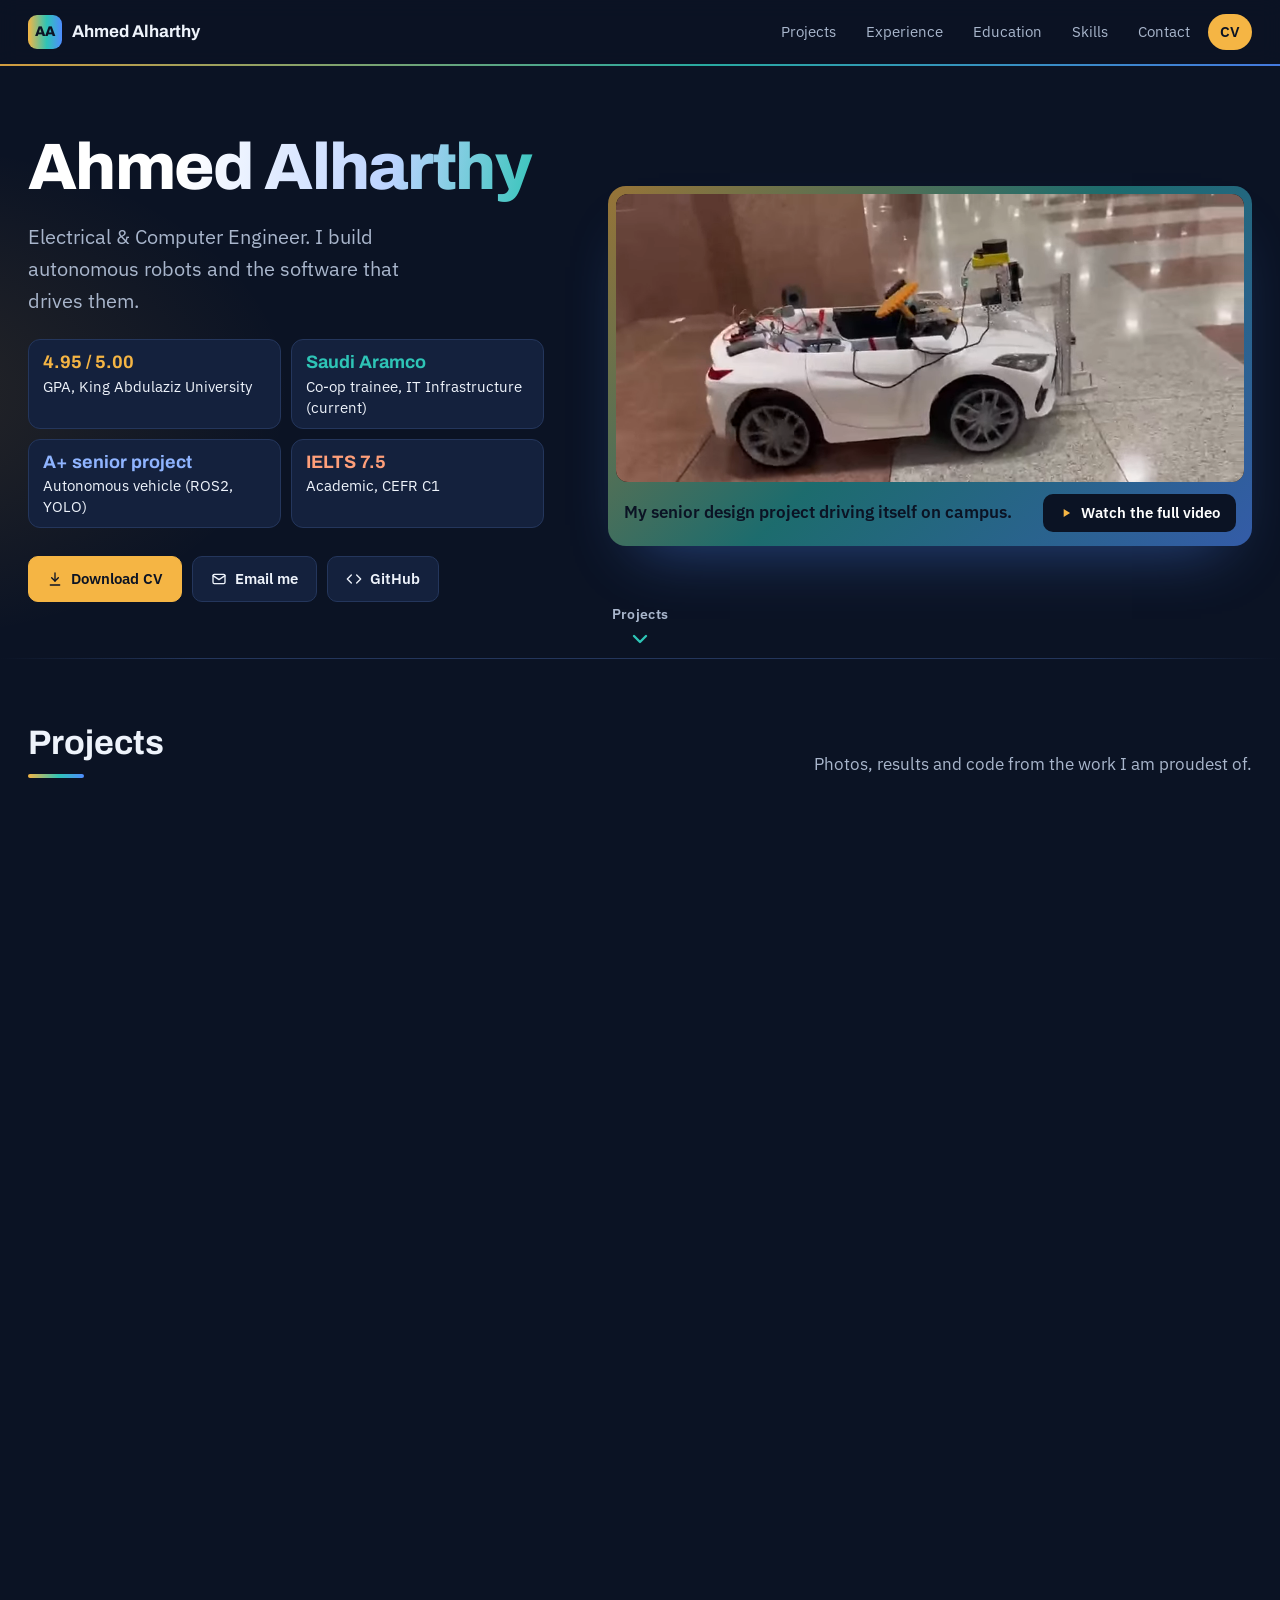
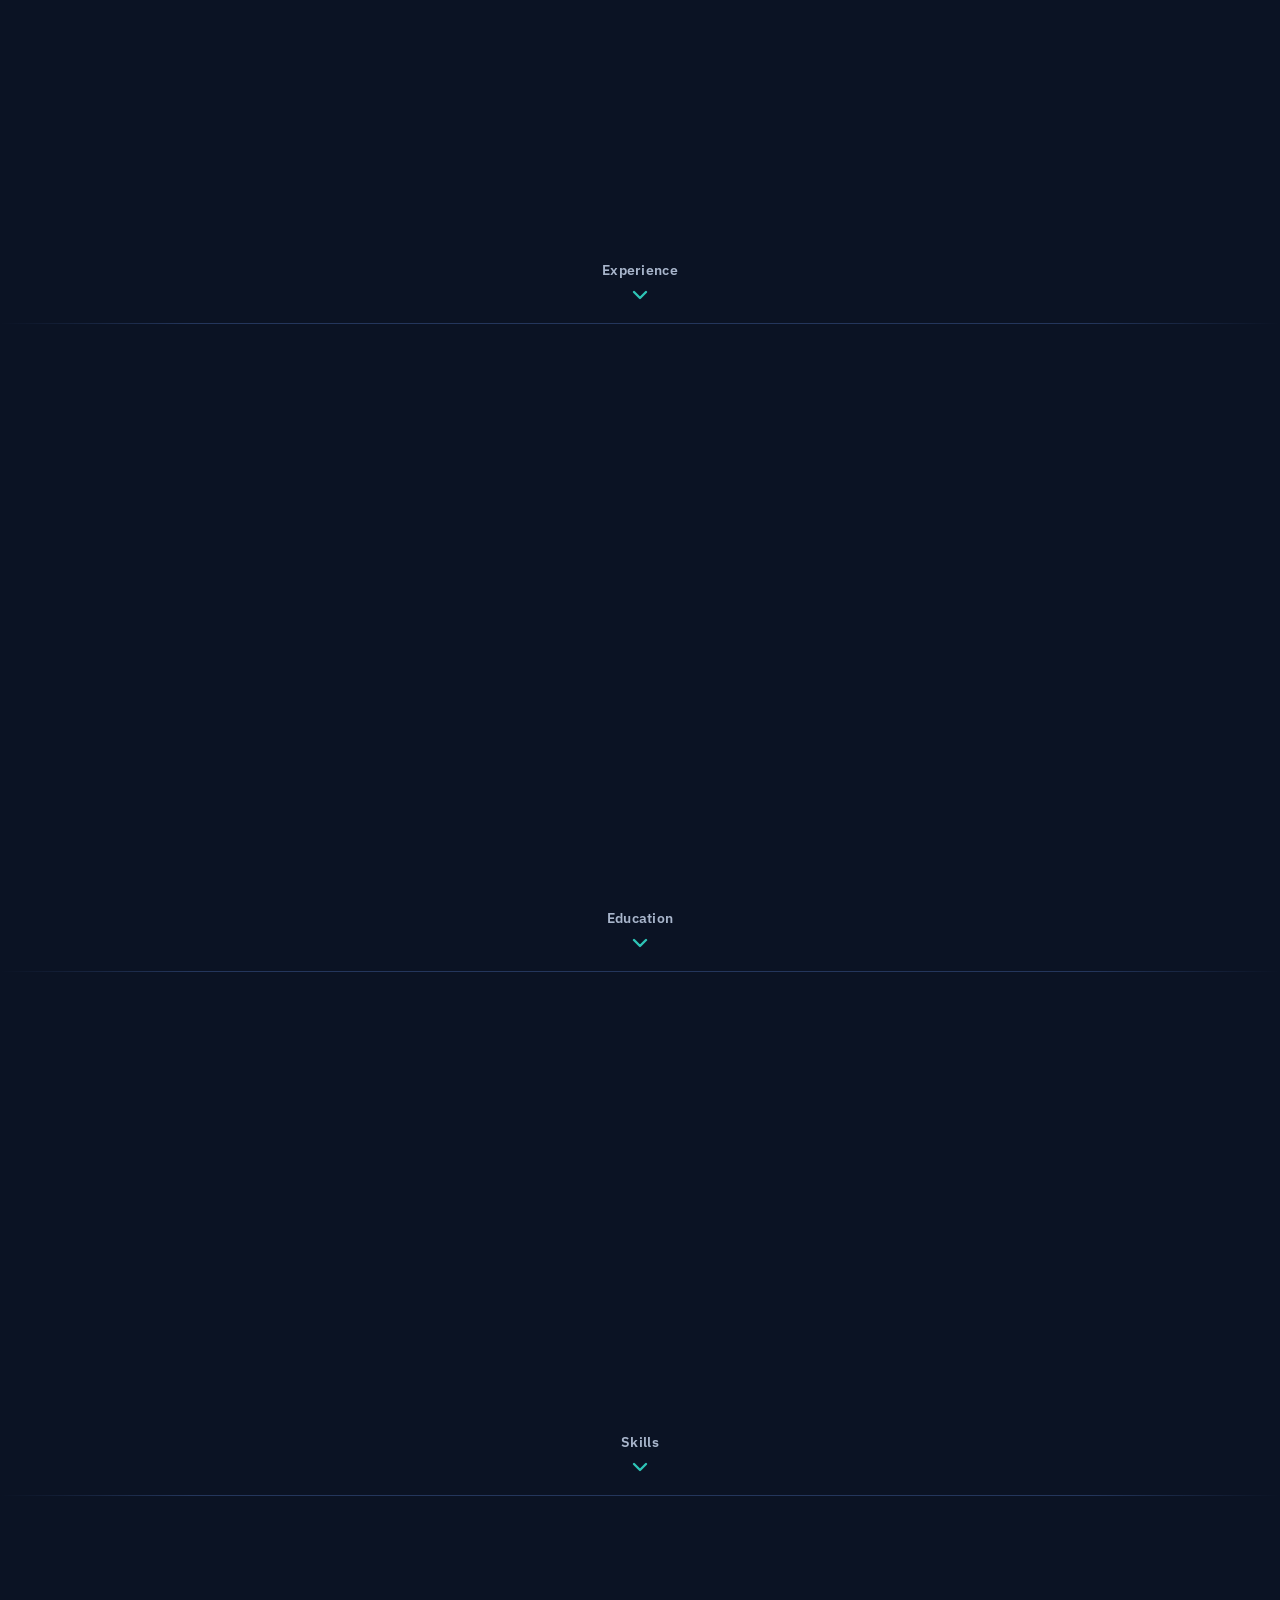
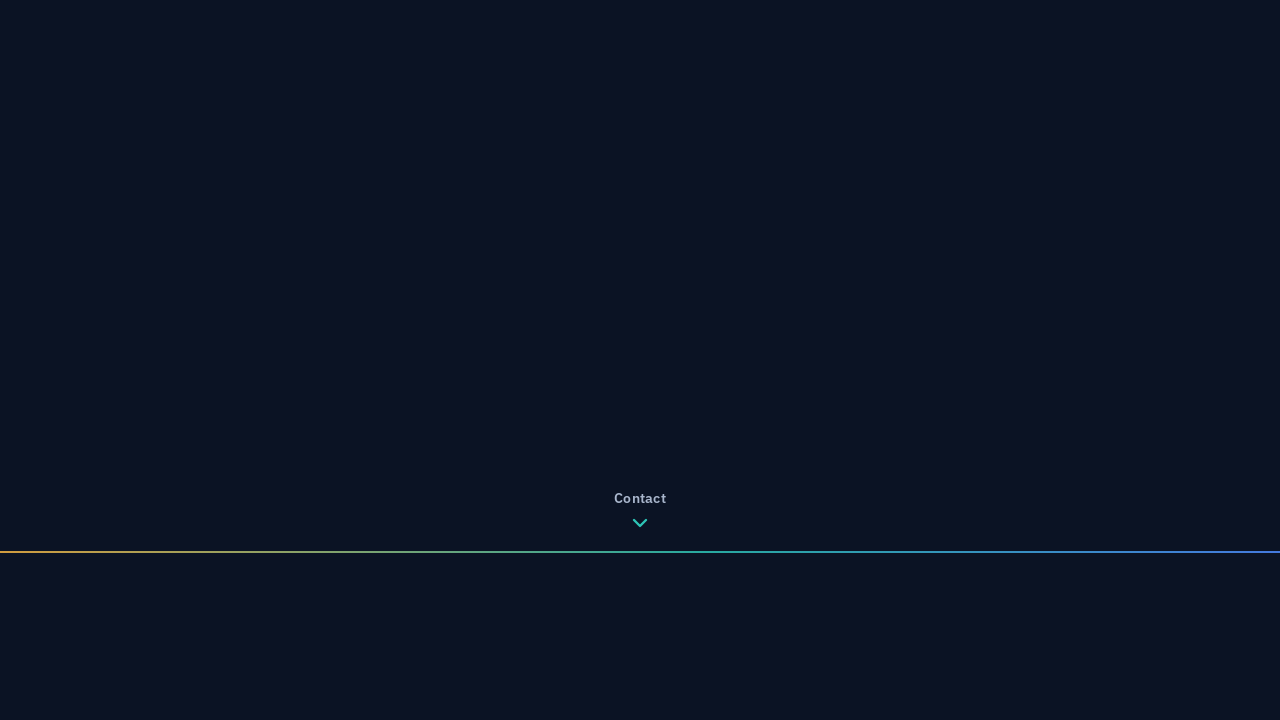
<file: index.html>
<!doctype html>
<html lang="en">
<head>
<meta charset="utf-8">
<meta name="viewport" content="width=device-width, initial-scale=1">
<title>Ahmed Alharthy | Computer Engineer</title>
<meta name="description" content="Portfolio of Ahmed Alharthy, Electrical & Computer Engineering graduate from King Abdulaziz University: autonomous robotics, networks, and embedded systems projects.">
<link rel="preconnect" href="https://fonts.googleapis.com">
<link rel="preconnect" href="https://fonts.gstatic.com" crossorigin>
<link href="https://fonts.googleapis.com/css2?family=Archivo:wght@600;700;800&family=IBM+Plex+Sans:wght@400;600&display=swap" rel="stylesheet">
<link rel="stylesheet" href="assets/style.css">
</head>
<body>

<header class="bar">
  <div class="wrap">
    <a class="me" href="index.html"><span class="mark">AA</span>Ahmed Alharthy</a>
    <nav aria-label="Main">
      <a href="#projects">Projects</a>
      <a href="#experience">Experience</a>
      <a href="#education">Education</a>
      <a href="#skills">Skills</a>
      <a href="#contact">Contact</a>
      <a class="cv" href="assets/Ahmed_Alharthy_CV.pdf">CV</a>
    </nav>
  </div>
  <hr class="divider">
</header>

<main>
  <div class="wrap hero">
    <div>
      <h1>Ahmed Alharthy</h1>
      <p class="role">Electrical &amp; Computer Engineer. I build autonomous robots and the software that drives them.</p>
      <ul class="facts">
        <li><b>4.95 / 5.00</b>GPA, King Abdulaziz University</li>
        <li><b>Saudi Aramco</b>Co-op trainee, IT Infrastructure (current)</li>
        <li><b>A+ senior project</b>Autonomous vehicle (ROS2, YOLO)</li>
        <li><b>IELTS 7.5</b>Academic, CEFR C1</li>
      </ul>
      <div class="actions">
        <a class="btn primary" href="assets/Ahmed_Alharthy_CV.pdf"><svg viewBox="0 0 24 24" fill="none" stroke="currentColor" stroke-width="2" stroke-linecap="round" stroke-linejoin="round" aria-hidden="true"><path d="M12 3v12"/><polyline points="7 10 12 15 17 10"/><path d="M5 21h14"/></svg>Download CV</a>
        <a class="btn" href="mailto:ahmedalharthy018@gmail.com"><svg viewBox="0 0 24 24" fill="none" stroke="currentColor" stroke-width="2" stroke-linecap="round" stroke-linejoin="round" aria-hidden="true"><rect x="3" y="5" width="18" height="14" rx="2"/><polyline points="3 7 12 13 21 7"/></svg>Email me</a>
        <a class="btn" href="https://github.com/Ahmed-018"><svg viewBox="0 0 24 24" fill="none" stroke="currentColor" stroke-width="2" stroke-linecap="round" stroke-linejoin="round" aria-hidden="true"><polyline points="16 18 22 12 16 6"/><polyline points="8 6 2 12 8 18"/></svg>GitHub</a>
      </div>
    </div>
    <figure>
      <video class="hero-video" autoplay muted loop playsinline preload="auto" poster="assets/img/hero-poster.jpg" width="960" height="440" aria-label="The autonomous vehicle driving itself through a university hallway">
        <source src="assets/video/hero-loop.webm" type="video/webm">
        <source src="assets/video/hero-loop.mp4" type="video/mp4">
      </video>
      <figcaption><span>My senior design project driving itself on campus.</span><a class="watch" href="solar-vehicle.html#video"><svg viewBox="0 0 24 24" fill="currentColor" aria-hidden="true"><path d="M8 5v14l11-7z"/></svg>Watch the full video</a></figcaption>
    </figure>
  </div>
  <div class="wrap next-wrap"><a class="next-link" href="#projects"><span>Projects</span><svg viewBox="0 0 24 24" fill="none" stroke="currentColor" stroke-width="2.4" stroke-linecap="round" stroke-linejoin="round" aria-hidden="true"><polyline points="6 9 12 15 18 9"/></svg></a></div>

  <hr class="divider soft">

  <section id="projects" data-label="Projects">
    <div class="wrap">
      <div class="sec-head">
        <h2>Projects</h2>
        <p>Photos, results and code from the work I am proudest of.</p>
      </div>

      <article class="featured card">
        <a class="shot" href="solar-vehicle.html"><img src="assets/img/ros2-architecture.jpg" alt="ROS2 system diagram showing navigation, user interface, movement, and safety stop subsystems" width="1066" height="685"></a>
        <div>
          <span class="badge">Senior design project, grade A+</span>
          <h3>Automated Vehicle System</h3>
          <ul class="chips"><li class="hl">ROS2</li><li>Nav2</li><li>Python</li><li class="hl">YOLO</li><li>LiDAR</li><li>Arduino</li><li>Team of 3</li></ul>
          <p>A small electric vehicle that drives itself to a destination chosen on a map and stops when a person steps in front of it. I built the ROS2 navigation and the camera-based human detection that triggers the emergency stop.</p>
          <ul class="results">
            <li><b>5 / 5</b>Reached the destination within the 1 m target radius</li>
            <li><b>11.7 m</b>Detected people in every trial, up to this distance</li>
            <li><b>&lt; 0.25 s</b>Reaction time to stop when a person appears, meeting the target</li>
          </ul>
          <div class="card-actions">
            <a class="btn primary" href="solar-vehicle.html"><svg viewBox="0 0 24 24" fill="none" stroke="currentColor" stroke-width="2" stroke-linecap="round" stroke-linejoin="round" aria-hidden="true"><path d="M14 3H6a2 2 0 0 0-2 2v14a2 2 0 0 0 2 2h12a2 2 0 0 0 2-2V9z"/><polyline points="14 3 14 9 20 9"/></svg>See the project</a>
            <a class="btn teal" href="solar-vehicle.html#video"><svg viewBox="0 0 24 24" fill="currentColor" aria-hidden="true"><path d="M8 5v14l11-7z"/></svg>Watch the video</a>
          </div>
        </div>
      </article>

      <div class="grid3">
        <article class="proj card">
          <div class="icon i-teal"><svg viewBox="0 0 24 24" fill="none" stroke="currentColor" stroke-width="2" stroke-linecap="round" aria-hidden="true"><path d="M2 12c2.5-6 5-6 7.5 0s5 6 7.5 0 3.5-4 5-2"/><line x1="2" y1="20" x2="22" y2="20"/></svg></div>
          <h3>Ball and Beam Control System</h3>
          <ul class="chips"><li>MATLAB</li><li>Simulink</li><li>PID</li><li>Root locus</li></ul>
          <p>Modeled an unstable ball-and-beam system and designed PD and lead controllers that settle in about 2.4 s with under 5% overshoot.</p>
          <div class="card-actions"><a class="btn small primary" href="ball-and-beam.html"><svg viewBox="0 0 24 24" fill="none" stroke="currentColor" stroke-width="2" stroke-linecap="round" stroke-linejoin="round" aria-hidden="true"><path d="M14 3H6a2 2 0 0 0-2 2v14a2 2 0 0 0 2 2h12a2 2 0 0 0 2-2V9z"/><polyline points="14 3 14 9 20 9"/></svg>See the project</a></div>
        </article>
        <article class="proj card has-preview" tabindex="0">
          <div class="icon i-amber"><svg viewBox="0 0 24 24" fill="none" stroke="currentColor" stroke-width="2" stroke-linecap="round" stroke-linejoin="round" aria-hidden="true"><polyline points="16 18 22 12 16 6"/><polyline points="8 6 2 12 8 18"/></svg></div>
          <h3>Stock Market Simulator</h3>
          <ul class="chips"><li>Java</li><li>OOP</li><li>GUI</li><li>Team project</li></ul>
          <div class="swap">
            <video class="swap-video" autoplay muted loop playsinline preload="metadata" poster="assets/img/java-poster.jpg" width="720" height="404" aria-label="The Java market simulator running: live stock prices, trader rankings and a net-worth chart">
              <source src="assets/video/java-preview.webm" type="video/webm">
              <source src="assets/video/java-preview.mp4" type="video/mp4">
            </video>
            <p class="swap-text">Trader bots (random, RSI, moving average) compete in a simulated market, plus an advanced bot using RSI and momentum with stop-loss and profit-taking rules.</p>
          </div>
          <div class="card-actions"><a class="btn small primary" href="stock-market.html"><svg viewBox="0 0 24 24" fill="none" stroke="currentColor" stroke-width="2" stroke-linecap="round" stroke-linejoin="round" aria-hidden="true"><path d="M14 3H6a2 2 0 0 0-2 2v14a2 2 0 0 0 2 2h12a2 2 0 0 0 2-2V9z"/><polyline points="14 3 14 9 20 9"/></svg>See the project</a><a class="btn small teal" href="https://github.com/Abdullah-BS/Stock-Market-Simulator-EE364"><svg viewBox="0 0 24 24" fill="none" stroke="currentColor" stroke-width="2" stroke-linecap="round" stroke-linejoin="round" aria-hidden="true"><polyline points="16 18 22 12 16 6"/><polyline points="8 6 2 12 8 18"/></svg>Code on GitHub</a></div>
        </article>
        <article class="proj card">
          <div class="icon i-blue"><svg viewBox="0 0 24 24" fill="none" stroke="currentColor" stroke-width="2" stroke-linecap="round" aria-hidden="true"><rect x="6" y="6" width="12" height="12" rx="2"/><path d="M9 2v4M15 2v4M9 18v4M15 18v4M2 9h4M2 15h4M18 9h4M18 15h4"/></svg></div>
          <h3>8-Bit CPU Hardware Design</h3>
          <ul class="chips"><li>Verilog</li><li>ModelSim</li><li>Intel Quartus</li></ul>
          <p>Designed an 8-bit CPU (datapath, control unit and ALU) in Verilog and verified instruction execution through ModelSim waveform simulation.</p>
          <span class="note">Course project, Digital Design</span>
        </article>
      </div>
    </div>
    <div class="next-wrap"><a class="next-link" href="#experience"><span>Experience</span><svg viewBox="0 0 24 24" fill="none" stroke="currentColor" stroke-width="2.4" stroke-linecap="round" stroke-linejoin="round" aria-hidden="true"><polyline points="6 9 12 15 18 9"/></svg></a></div>
  </section>

  <hr class="divider soft">

  <section id="experience" data-label="Experience">
    <div class="wrap">
      <div class="sec-head"><h2>Experience</h2></div>
      <div class="job card">
        <div class="when"><b>Jun 2026 to present</b>Eastern Province, Saudi Arabia<br><span class="live">In progress</span></div>
        <div>
          <h3>Engineering Co-op Trainee, Saudi Aramco</h3>
          <p class="org">IT Infrastructure Department | Facility and Transmission teams</p>
          <ul>
            <li>Decommissioning legacy telecom equipment at upgraded sites (6 of 30 so far): tracing live power feeds, isolating fuses, and safely terminating and labeling cables.</li>
            <li>Testing communication circuits end to end with a remote team using a TIMS analyzer and jackfield to locate faults.</li>
            <li>Working with the company's optical backbone: DWDM and OTN transport, ring protection, and layered router architecture.</li>
            <li>Maintaining communication-site power systems: 48 VDC rectifiers, battery banks, inverters and standby generators.</li>
            <li>Moved a room uplink from copper to fiber to add network redundancy.</li>
          </ul>
        </div>
      </div>
    </div>
    <div class="next-wrap"><a class="next-link" href="#education"><span>Education</span><svg viewBox="0 0 24 24" fill="none" stroke="currentColor" stroke-width="2.4" stroke-linecap="round" stroke-linejoin="round" aria-hidden="true"><polyline points="6 9 12 15 18 9"/></svg></a></div>
  </section>

  <hr class="divider soft">

  <section id="education" data-label="Education">
    <div class="wrap">
      <div class="sec-head"><h2>Education and activities</h2></div>
      <div class="cols">
        <div class="info card">
          <h3><span class="dot"></span>Education</h3>
          <p><b>King Abdulaziz University, Jeddah</b></p>
          <p>B.Sc. Electrical Engineering (Computer)<br>2021 to Dec 2026, GPA 4.95 / 5.00</p>
          <p>Certificate of Excellence, 2022 to 2026</p>
        </div>
        <div class="info card">
          <h3><span class="dot"></span>Certifications and exams</h3>
          <ul>
            <li>IELTS Academic, overall 7.5 (C1), Aug 2026</li>
            <li>SCE Fundamentals of Engineering (Electrical &amp; Computer), preparing for 2027</li>
          </ul>
        </div>
        <div class="info card">
          <h3><span class="dot"></span>Activities</h3>
          <ul>
            <li>Technical team, Protothon prototyping hackathon, KAU Makers Club (250 volunteer hours)</li>
            <li>Marketing team, RoboCup robotics competition, ECE Club</li>
            <li>Projects management team, ECE Club, 2023 to 2025</li>
          </ul>
        </div>
      </div>
    </div>
    <div class="next-wrap"><a class="next-link" href="#skills"><span>Skills</span><svg viewBox="0 0 24 24" fill="none" stroke="currentColor" stroke-width="2.4" stroke-linecap="round" stroke-linejoin="round" aria-hidden="true"><polyline points="6 9 12 15 18 9"/></svg></a></div>
  </section>

  <hr class="divider soft">

  <section id="skills" data-label="Skills">
    <div class="wrap">
      <div class="sec-head"><h2>Skills</h2></div>
      <div class="cols auto">
        <div class="info card"><h3><span class="dot"></span>Software</h3><ul class="chips"><li>Python</li><li>C</li><li>C++</li><li>Java</li><li>Verilog</li><li>MATLAB</li><li>Git</li><li>Linux</li></ul></div>
        <div class="info card"><h3><span class="dot"></span>Robotics and AI</h3><ul class="chips"><li>ROS2</li><li>Nav2</li><li>Gazebo</li><li>RViz</li><li>YOLO</li><li>OpenCV</li><li>Simulink</li></ul></div>
        <div class="info card"><h3><span class="dot"></span>Hardware and lab</h3><ul class="chips"><li>Arduino</li><li>Raspberry Pi</li><li>ESP32</li><li>FPGA</li><li>Oscilloscope</li><li>Multimeter</li><li>Circuit simulation</li><li>3D printing</li></ul></div>
        <div class="info card"><h3><span class="dot"></span>Networking</h3><ul class="chips"><li>TCP/IP</li><li>IPv4 / IPv6</li><li>Routing and switching</li><li>Cisco Packet Tracer</li></ul></div>
        <div class="info card"><h3><span class="dot"></span>Design and office</h3><ul class="chips"><li>SolidWorks 3D CAD</li><li>AutoCAD</li><li>Engineering drawing</li><li>Word</li><li>Excel</li><li>PowerPoint</li><li>Canva</li></ul></div>
        <div class="info card"><h3><span class="dot"></span>Languages</h3><ul class="chips"><li>Arabic (native)</li><li>English (fluent, IELTS 7.5)</li></ul></div>
      </div>
    </div>
    <div class="next-wrap"><a class="next-link" href="#contact"><span>Contact</span><svg viewBox="0 0 24 24" fill="none" stroke="currentColor" stroke-width="2.4" stroke-linecap="round" stroke-linejoin="round" aria-hidden="true"><polyline points="6 9 12 15 18 9"/></svg></a></div>
  </section>
</main>

<hr class="divider">
<footer id="contact" data-label="Contact">
  <div class="wrap">
    <div>
      <h2>Let's talk</h2>
      <p><a href="mailto:ahmedalharthy018@gmail.com">ahmedalharthy018@gmail.com</a> | +966 56 650 6308 | Jeddah, Saudi Arabia</p>
    </div>
    <div class="card-actions">
      <a class="btn primary" href="mailto:ahmedalharthy018@gmail.com"><svg viewBox="0 0 24 24" fill="none" stroke="currentColor" stroke-width="2" stroke-linecap="round" stroke-linejoin="round" aria-hidden="true"><rect x="3" y="5" width="18" height="14" rx="2"/><polyline points="3 7 12 13 21 7"/></svg>Email me</a>
      <a class="btn" href="assets/Ahmed_Alharthy_CV.pdf"><svg viewBox="0 0 24 24" fill="none" stroke="currentColor" stroke-width="2" stroke-linecap="round" stroke-linejoin="round" aria-hidden="true"><path d="M12 3v12"/><polyline points="7 10 12 15 17 10"/><path d="M5 21h14"/></svg>CV (PDF)</a>
      <a class="btn" href="https://github.com/Ahmed-018"><svg viewBox="0 0 24 24" fill="none" stroke="currentColor" stroke-width="2" stroke-linecap="round" stroke-linejoin="round" aria-hidden="true"><polyline points="16 18 22 12 16 6"/><polyline points="8 6 2 12 8 18"/></svg>GitHub</a>
    </div>
  </div>
</footer>
<script src="assets/reveal.js" defer></script>
</body>
</html>
</file>
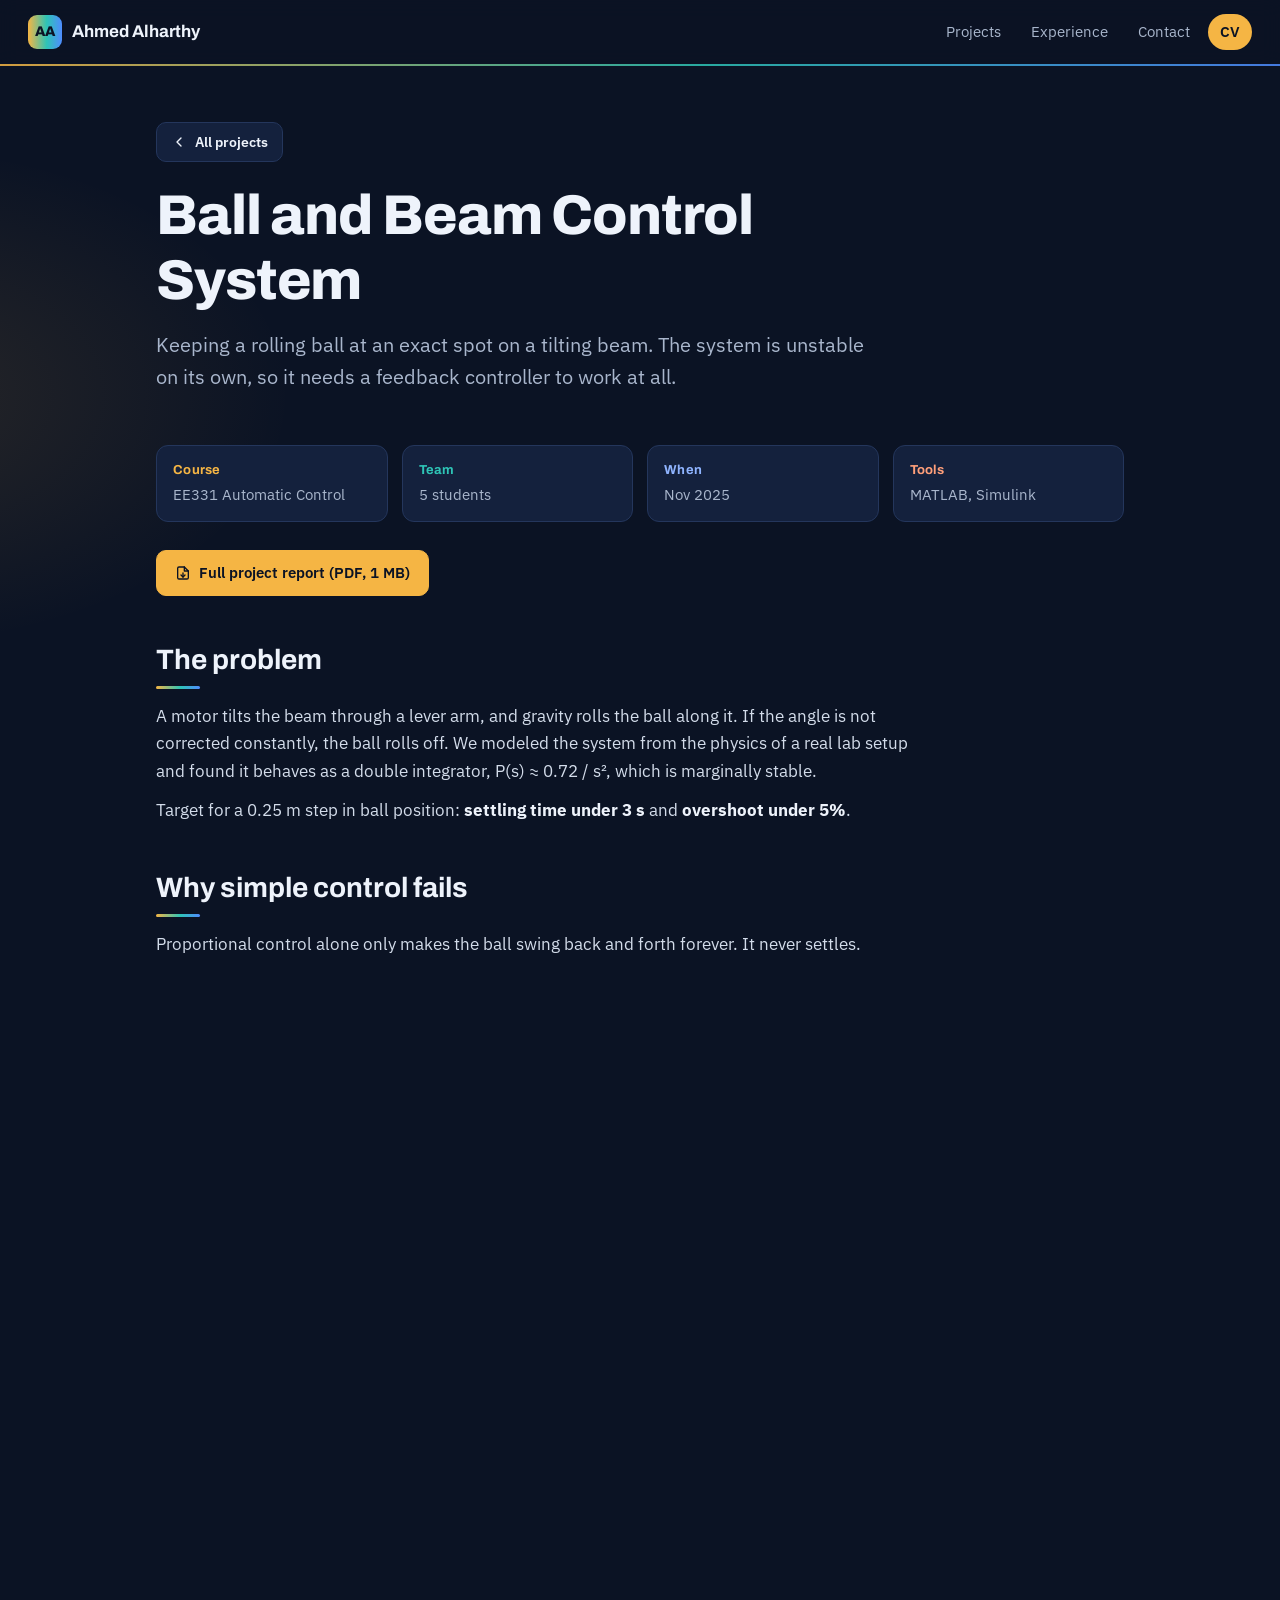
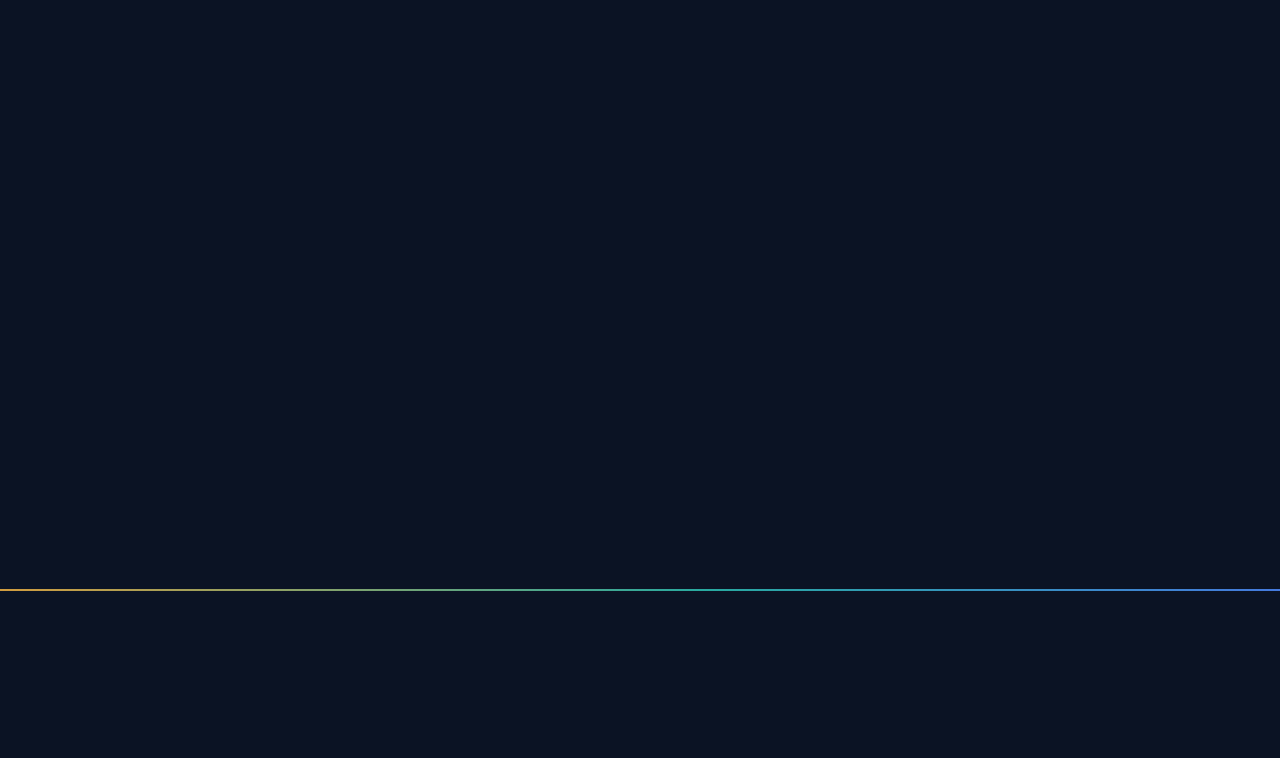
<file: ball-and-beam.html>
<!doctype html>
<html lang="en">
<head>
<meta charset="utf-8">
<meta name="viewport" content="width=device-width, initial-scale=1">
<title>Ball and Beam Control | Ahmed Alharthy</title>
<meta name="description" content="Ball and beam control system: modeling, PD controller and root-locus lead compensator design in MATLAB and Simulink. EE331 project, King Abdulaziz University.">
<link rel="preconnect" href="https://fonts.googleapis.com">
<link rel="preconnect" href="https://fonts.gstatic.com" crossorigin>
<link href="https://fonts.googleapis.com/css2?family=Archivo:wght@600;700;800&family=IBM+Plex+Sans:wght@400;600&display=swap" rel="stylesheet">
<link rel="stylesheet" href="assets/style.css">
</head>
<body>

<header class="bar">
  <div class="wrap">
    <a class="me" href="index.html"><span class="mark">AA</span>Ahmed Alharthy</a>
    <nav aria-label="Main">
      <a href="index.html#projects">Projects</a>
      <a href="index.html#experience">Experience</a>
      <a href="index.html#contact">Contact</a>
      <a class="cv" href="assets/Ahmed_Alharthy_CV.pdf">CV</a>
    </nav>
  </div>
  <hr class="divider">
</header>

<main class="wrap case">
  <div class="case-head">
    <a class="btn small back" href="index.html#projects"><svg viewBox="0 0 24 24" fill="none" stroke="currentColor" stroke-width="2" stroke-linecap="round" stroke-linejoin="round" aria-hidden="true"><polyline points="15 18 9 12 15 6"/></svg>All projects</a>
    <h1>Ball and Beam Control System</h1>
    <p class="lede">Keeping a rolling ball at an exact spot on a tilting beam. The system is unstable on its own, so it needs a feedback controller to work at all.</p>
  </div>

  <div class="meta">
    <div><b>Course</b>EE331 Automatic Control</div>
    <div><b>Team</b>5 students</div>
    <div><b>When</b>Nov 2025</div>
    <div><b>Tools</b>MATLAB, Simulink</div>
  </div>

  <div class="doc-bar">
    <a class="btn primary" href="assets/docs/Ball-and-Beam-Control-Report.pdf" target="_blank" rel="noopener"><svg viewBox="0 0 24 24" fill="none" stroke="currentColor" stroke-width="2" stroke-linecap="round" stroke-linejoin="round" aria-hidden="true"><path d="M14 3H6a2 2 0 0 0-2 2v14a2 2 0 0 0 2 2h12a2 2 0 0 0 2-2V9z"/><polyline points="14 3 14 9 20 9"/><path d="M12 12v6"/><polyline points="9 15 12 18 15 15"/></svg>Full project report (PDF, 1 MB)</a>
  </div>

  <div class="prose">
    <h2>The problem</h2>
    <p>A motor tilts the beam through a lever arm, and gravity rolls the ball along it. If the angle is not corrected constantly, the ball rolls off. We modeled the system from the physics of a real lab setup and found it behaves as a double integrator, P(s) &asymp; 0.72 / s&sup2;, which is marginally stable.</p>
    <p>Target for a 0.25 m step in ball position: <b>settling time under 3 s</b> and <b>overshoot under 5%</b>.</p>

    <h2>Why simple control fails</h2>
    <p>Proportional control alone only makes the ball swing back and forth forever. It never settles.</p>
  </div>

  <div class="pair">
    <figure>
      <img src="assets/img/bb-p-only.jpg" alt="Step response with proportional control only, oscillating without settling" width="702" height="532">
      <figcaption>P-only control: the ball keeps oscillating.</figcaption>
    </figure>
    <figure>
      <img src="assets/img/bb-pd.jpg" alt="Step response with PD control settling quickly near 0.25 m" width="700" height="531">
      <figcaption>PD control (Kp = 5, Kd = 12): settles in about 2.4 s.</figcaption>
    </figure>
  </div>

  <div class="prose">
    <h2>Two designs that work</h2>
    <ul>
      <li><b>PD controller.</b> Adding derivative action damps the motion. With Kp = 5 and Kd = 12 the response settles in about 2.42 s with 3.9% overshoot. No integral term was needed, since the plant already has zero steady-state error for a step.</li>
      <li><b>Lead compensator (root locus).</b> A lead compensator with a zero at &minus;0.01 and a pole at &minus;5 bends the root locus into the target region. A gain of about 8.5 gives a settling time of about 2.4 s with almost no overshoot.</li>
    </ul>
  </div>

  <div class="pair">
    <figure>
      <img src="assets/img/bb-rootlocus.jpg" alt="Root locus of the plant with the lead compensator" width="989" height="624">
      <figcaption>Root locus with the lead compensator.</figcaption>
    </figure>
    <figure>
      <img src="assets/img/bb-lead.jpg" alt="Closed-loop step response with lead compensator reaching 0.25 m smoothly" width="1040" height="622">
      <figcaption>Lead-compensated step response: smooth, no overshoot.</figcaption>
    </figure>
  </div>

  <div class="prose">
    <h2>Simulink check</h2>
    <p>We built the system in Simulink and compared three cases on the same input: open loop (the ball runs away), closed loop without a controller (it oscillates), and closed loop with the lead compensator (it settles at 0.25 m in under 3 s).</p>
  </div>

  <figure class="wide">
    <img src="assets/img/bb-simulink.jpg" alt="Simulink model comparing open-loop, closed-loop and compensated ball and beam systems" width="1458" height="656">
    <figcaption>Simulink model comparing the three cases.</figcaption>
  </figure>
  <figure class="wide">
    <img src="assets/img/bb-responses.jpg" alt="Simulated responses: open loop grows without limit, uncompensated loop oscillates, compensated loop settles" width="1045" height="543">
    <figcaption>Open loop (runs away), uncompensated (oscillates), compensated (settles).</figcaption>
  </figure>

  <div class="prose">
    <h2>Results</h2>
  </div>
  <div class="table-scroll">
    <table>
      <thead><tr><th>Controller</th><th>Settling time (target &lt; 3 s)</th><th>Overshoot (target &lt; 5%)</th><th>Status</th></tr></thead>
      <tbody>
        <tr><td>P only</td><td>Never settles</td><td>Oscillates</td><td class="fail">Fail</td></tr>
        <tr><td>PD (Kp = 5, Kd = 12)</td><td>2.42 s</td><td>3.9%</td><td class="pass">Pass</td></tr>
        <tr><td>Lead compensator (k &asymp; 8.5)</td><td>2.4 s</td><td>&asymp; 0%</td><td class="pass">Pass</td></tr>
      </tbody>
    </table>
  </div>
  <div class="prose">
    
  </div>
  <div class="case-end">
    <a class="btn" href="assets/docs/Ball-and-Beam-Control-Report.pdf" target="_blank" rel="noopener"><svg viewBox="0 0 24 24" fill="none" stroke="currentColor" stroke-width="2" stroke-linecap="round" stroke-linejoin="round" aria-hidden="true"><path d="M14 3H6a2 2 0 0 0-2 2v14a2 2 0 0 0 2 2h12a2 2 0 0 0 2-2V9z"/><polyline points="14 3 14 9 20 9"/><path d="M12 12v6"/><polyline points="9 15 12 18 15 15"/></svg>Report (PDF)</a>
    <a class="btn" href="index.html#projects"><svg viewBox="0 0 24 24" fill="none" stroke="currentColor" stroke-width="2" stroke-linecap="round" stroke-linejoin="round" aria-hidden="true"><polyline points="15 18 9 12 15 6"/></svg>All projects</a>
    <a class="btn primary" href="stock-market.html"><svg viewBox="0 0 24 24" fill="none" stroke="currentColor" stroke-width="2" stroke-linecap="round" stroke-linejoin="round" aria-hidden="true"><path d="M14 3H6a2 2 0 0 0-2 2v14a2 2 0 0 0 2 2h12a2 2 0 0 0 2-2V9z"/><polyline points="14 3 14 9 20 9"/></svg>Next project: Stock Market Simulator</a>
  </div>
</main>

<hr class="divider">
<footer id="contact">
  <div class="wrap">
    <div>
      <h2>Let's talk</h2>
      <p><a href="mailto:ahmedalharthy018@gmail.com">ahmedalharthy018@gmail.com</a> | +966 56 650 6308</p>
    </div>
    <div class="card-actions">
      <a class="btn primary" href="mailto:ahmedalharthy018@gmail.com"><svg viewBox="0 0 24 24" fill="none" stroke="currentColor" stroke-width="2" stroke-linecap="round" stroke-linejoin="round" aria-hidden="true"><rect x="3" y="5" width="18" height="14" rx="2"/><polyline points="3 7 12 13 21 7"/></svg>Email me</a>
      <a class="btn" href="assets/Ahmed_Alharthy_CV.pdf"><svg viewBox="0 0 24 24" fill="none" stroke="currentColor" stroke-width="2" stroke-linecap="round" stroke-linejoin="round" aria-hidden="true"><path d="M12 3v12"/><polyline points="7 10 12 15 17 10"/><path d="M5 21h14"/></svg>CV (PDF)</a>
      <a class="btn" href="https://github.com/Ahmed-018"><svg viewBox="0 0 24 24" fill="none" stroke="currentColor" stroke-width="2" stroke-linecap="round" stroke-linejoin="round" aria-hidden="true"><polyline points="16 18 22 12 16 6"/><polyline points="8 6 2 12 8 18"/></svg>GitHub</a>
    </div>
  </div>
</footer>
<script src="assets/reveal.js" defer></script>
</body>
</html>
</file>
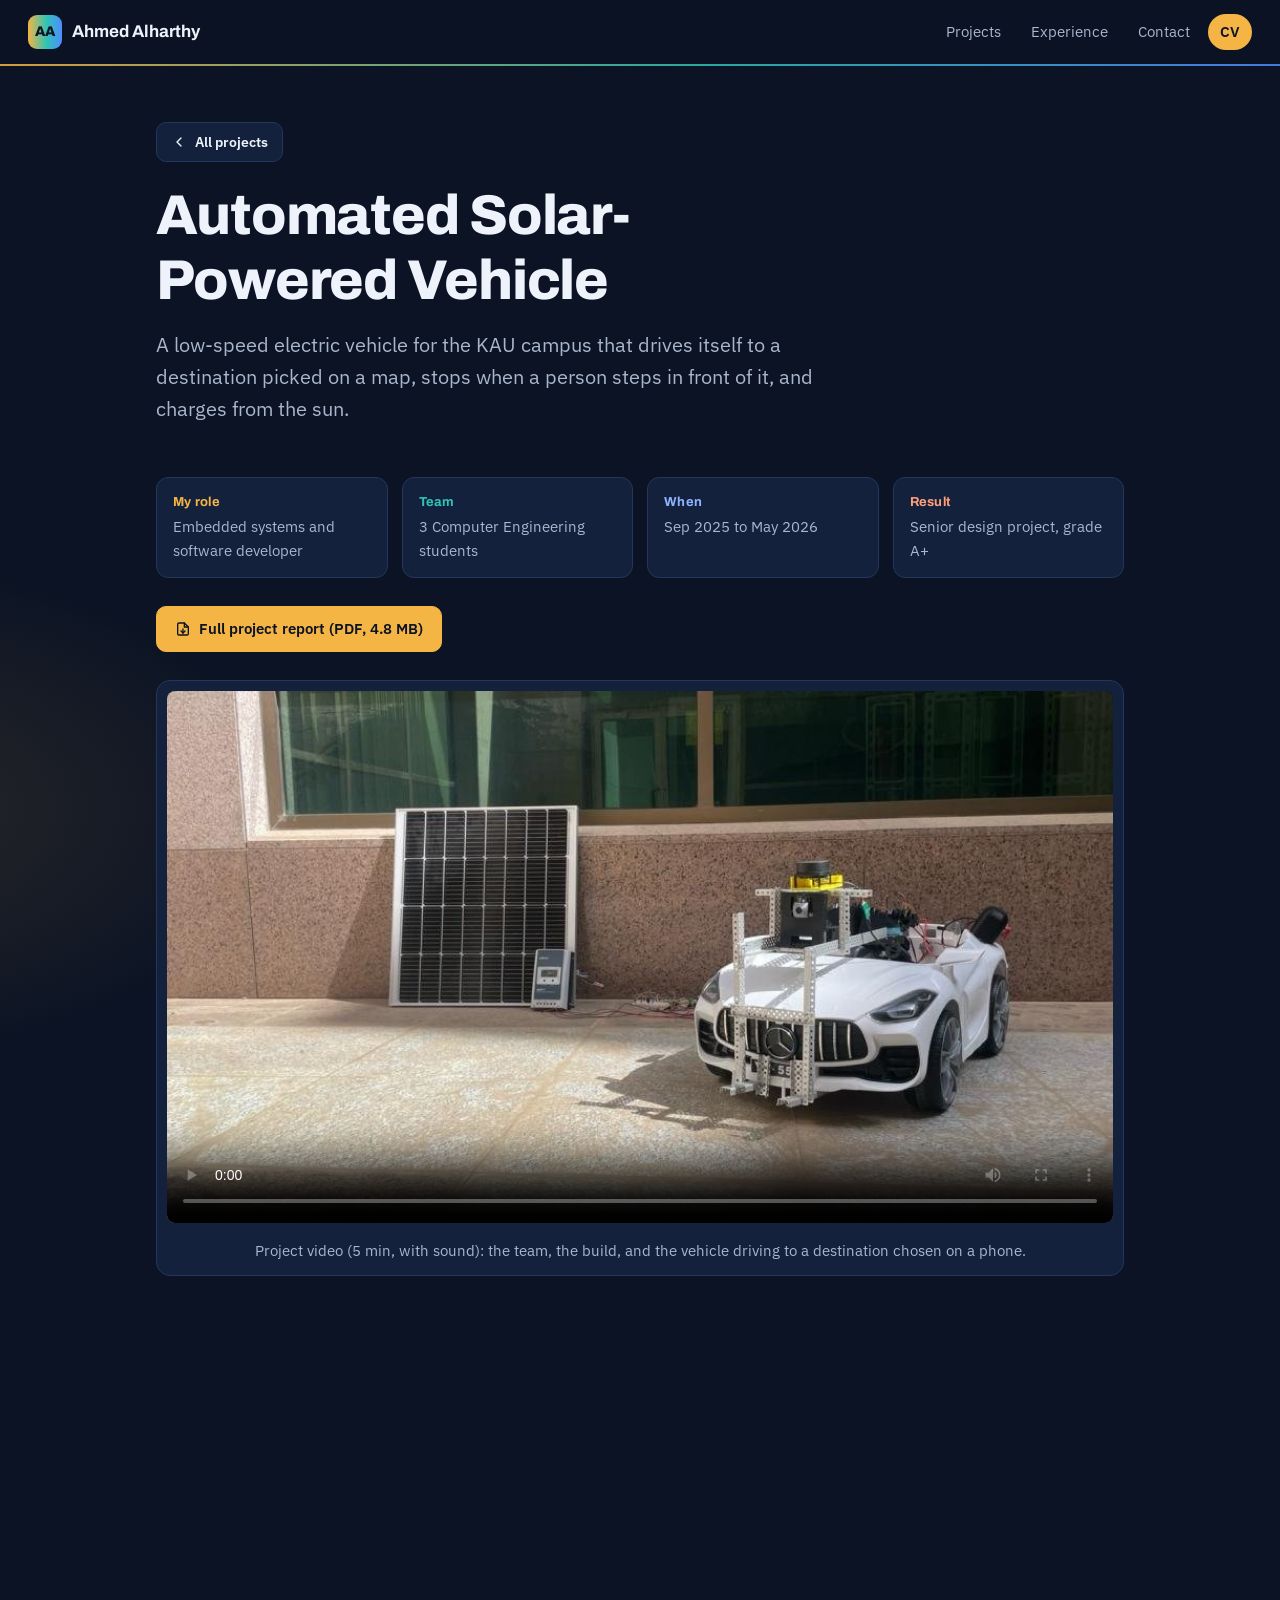
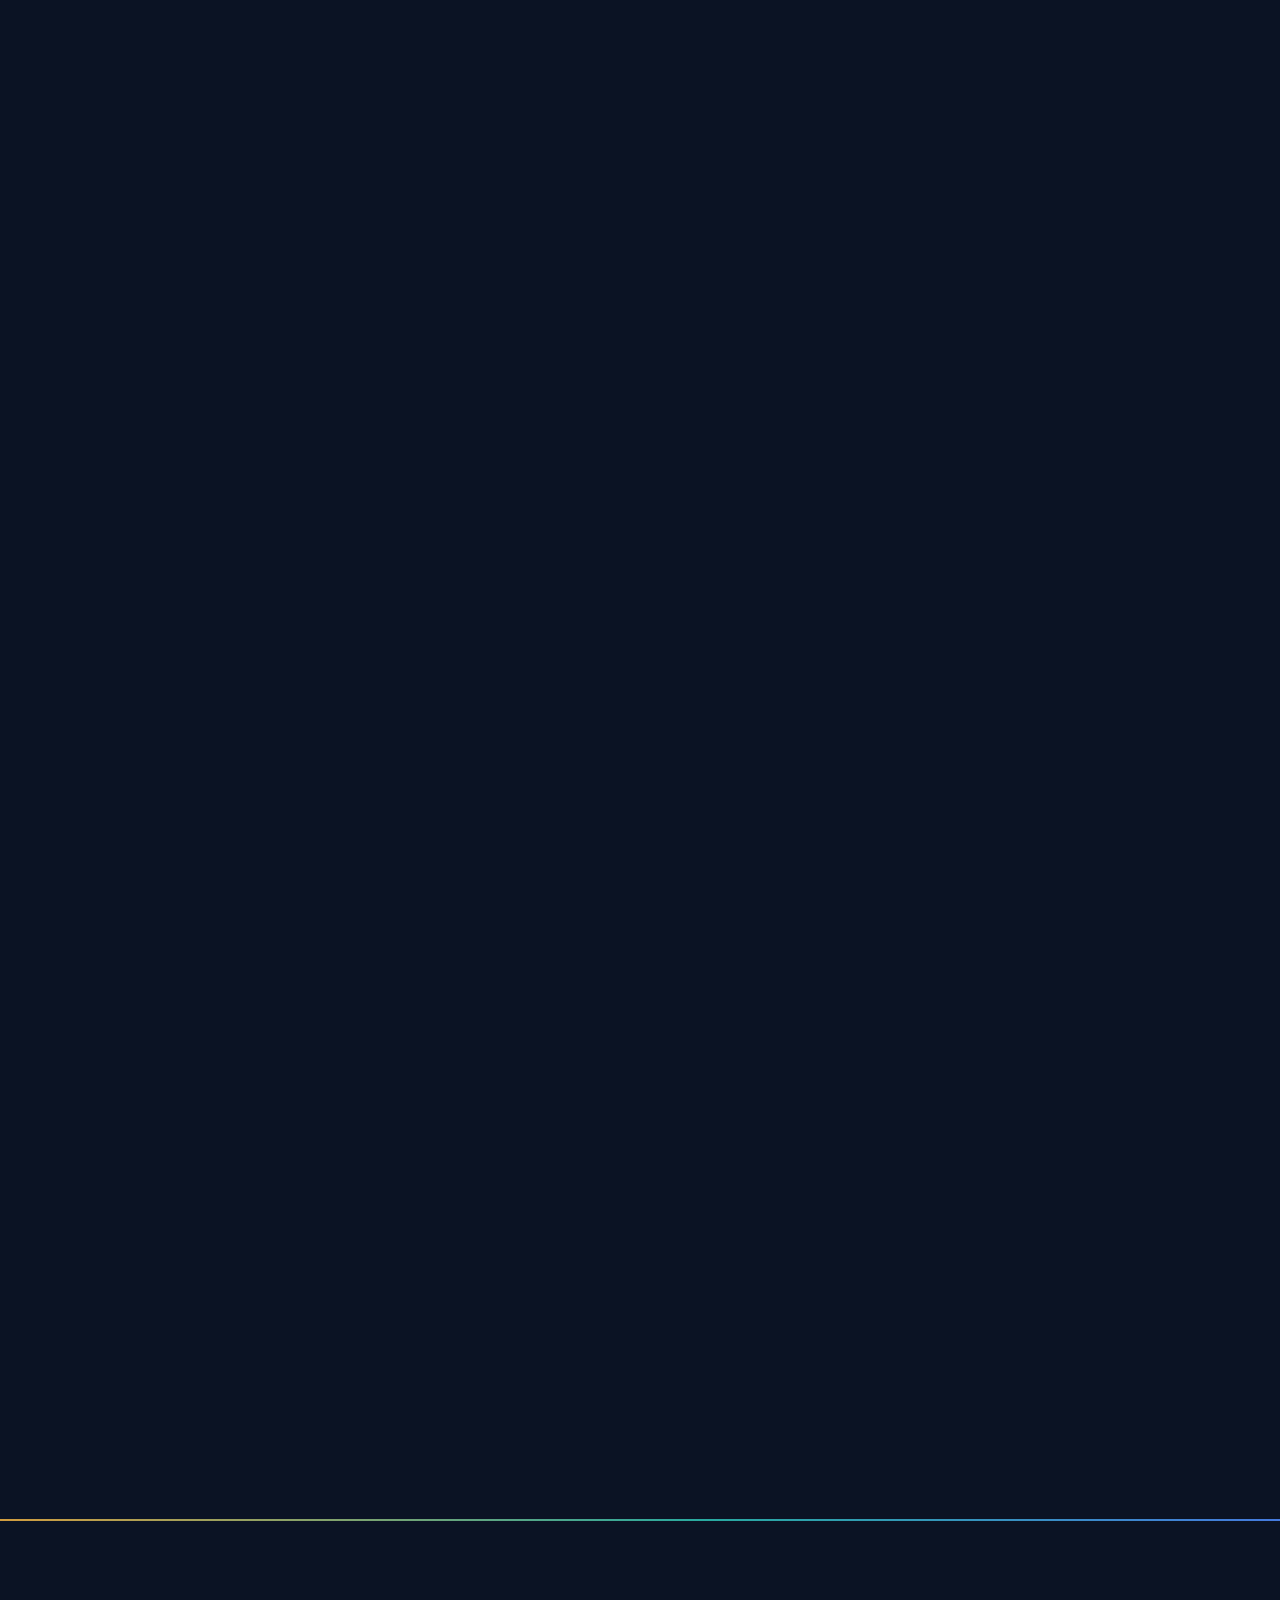
<file: solar-vehicle.html>
<!doctype html>
<html lang="en">
<head>
<meta charset="utf-8">
<meta name="viewport" content="width=device-width, initial-scale=1">
<title>Solar Vehicle Project | Ahmed Alharthy</title>
<meta name="description" content="Automated solar-powered vehicle: ROS2 and Nav2 navigation, YOLO human detection, and a 100 W solar charging station. Senior design project at King Abdulaziz University.">
<link rel="preconnect" href="https://fonts.googleapis.com">
<link rel="preconnect" href="https://fonts.gstatic.com" crossorigin>
<link href="https://fonts.googleapis.com/css2?family=Archivo:wght@600;700;800&family=IBM+Plex+Sans:wght@400;600&display=swap" rel="stylesheet">
<link rel="stylesheet" href="assets/style.css">
</head>
<body>

<header class="bar">
  <div class="wrap">
    <a class="me" href="index.html"><span class="mark">AA</span>Ahmed Alharthy</a>
    <nav aria-label="Main">
      <a href="index.html#projects">Projects</a>
      <a href="index.html#experience">Experience</a>
      <a href="index.html#contact">Contact</a>
      <a class="cv" href="assets/Ahmed_Alharthy_CV.pdf">CV</a>
    </nav>
  </div>
  <hr class="divider">
</header>

<main class="wrap case">
  <div class="case-head">
    <a class="btn small back" href="index.html#projects"><svg viewBox="0 0 24 24" fill="none" stroke="currentColor" stroke-width="2" stroke-linecap="round" stroke-linejoin="round" aria-hidden="true"><polyline points="15 18 9 12 15 6"/></svg>All projects</a>
    <h1>Automated Solar-Powered Vehicle</h1>
    <p class="lede">A low-speed electric vehicle for the KAU campus that drives itself to a destination picked on a map, stops when a person steps in front of it, and charges from the sun.</p>
  </div>

  <div class="meta">
    <div><b>My role</b>Embedded systems and software developer</div>
    <div><b>Team</b>3 Computer Engineering students</div>
    <div><b>When</b>Sep 2025 to May 2026</div>
    <div><b>Result</b>Senior design project, grade A+</div>
  </div>

  <div class="doc-bar">
    <a class="btn primary" href="assets/docs/Solar-Vehicle-Senior-Design-Report.pdf" target="_blank" rel="noopener"><svg viewBox="0 0 24 24" fill="none" stroke="currentColor" stroke-width="2" stroke-linecap="round" stroke-linejoin="round" aria-hidden="true"><path d="M14 3H6a2 2 0 0 0-2 2v14a2 2 0 0 0 2 2h12a2 2 0 0 0 2-2V9z"/><polyline points="14 3 14 9 20 9"/><path d="M12 12v6"/><polyline points="9 15 12 18 15 15"/></svg>Full project report (PDF, 4.8 MB)</a>
  </div>

  <figure class="wide" id="video">
    <video controls playsinline preload="metadata" poster="assets/img/vehicle-station.jpg" width="854" height="480" style="width:100%;height:auto;border-radius:8px;background:#000">
      <source src="assets/video/solar-vehicle-full.mp4" type="video/mp4">
    </video>
    <figcaption>Project video (5 min, with sound): the team, the build, and the vehicle driving to a destination chosen on a phone.</figcaption>
  </figure>

  <div class="prose">
    <h2>The problem</h2>
    <p>Small electric vehicles on campus depend on a driver and on charging from the grid. The goal was a prototype that removes both: it navigates on its own using a saved map, stops safely around people, and gets its energy from a solar panel. The project also supports Saudi Vision 2030 goals for renewable energy and smart transport.</p>

    <h2>What I built</h2>
    <p>I was responsible for the autonomy software, running on ROS2 Humble:</p>
    <ul>
      <li><b>ROS2 architecture.</b> Nodes for the LiDAR, camera, Arduino bridge, TF transforms and RF2O laser odometry, so each part of the system can be developed and tested on its own.</li>
      <li><b>Navigation with Nav2.</b> Mapping with the 2D LiDAR, localization on the saved map, and path planning to a goal chosen from a web page or RViz. I tested everything in Gazebo simulation before running it on the vehicle.</li>
      <li><b>Human detection and emergency stop.</b> A YOLO-based camera node that publishes a stop signal when a person is in the path. The Arduino bridge stops the motors, and the vehicle resumes once the path is clear.</li>
    </ul>
  </div>

  <div class="prose">
    <h2>The prototype</h2>
    <p>The finished vehicle and how its hardware connects: the laptop runs ROS2 and reads the camera and LiDAR, and the Arduino drives the steering servo and motors.</p>
  </div>
  <figure class="wide">
    <img src="assets/img/vehicle-hero.jpg" alt="The finished prototype vehicle with its LiDAR and camera mast" width="1068" height="601">
    <figcaption>The finished prototype.</figcaption>
  </figure>
  <figure class="wide">
    <img src="assets/img/hardware-diagram.jpg" alt="Hardware block diagram: USB camera and RPLIDAR feed the laptop, which talks to an Arduino Uno driving the BTS7960 motor driver, motors and steering servo" width="1227" height="752">
    <figcaption>Hardware block diagram of the final prototype.</figcaption>
  </figure>

  <div class="prose">
    <h2>Software architecture</h2>
  </div>
  <figure class="wide">
    <img src="assets/img/ros2-architecture.jpg" alt="System diagram: map server, AMCL and Nav2 send velocity commands to the Arduino bridge, which drives the motors; the camera processor sends a stop signal" width="1066" height="685">
    <figcaption>How the software fits together: navigation, user interface, movement and safety stop.</figcaption>
  </figure>

  <div class="prose">
    <h2>Simulation and navigation</h2>
    <p>Before driving the real vehicle, I tested the full ROS2 stack in a Gazebo simulation: a virtual model of the car with a simulated LiDAR (the blue rays) driving through a test track with obstacles. Then, on the saved map, Nav2 plans a path (the green line) and drives the vehicle to the selected goal while AMCL keeps track of where it is.</p>
  </div>
  <figure class="wide">
    <video autoplay muted loop playsinline controls preload="metadata" poster="assets/img/gazebo-sim-poster.jpg" width="960" height="552" aria-label="Gazebo simulation: the virtual vehicle scans a test track with its LiDAR while driving" style="width:100%;height:auto;border-radius:8px;background:#000">
      <source src="assets/video/gazebo-sim.webm" type="video/webm">
      <source src="assets/video/gazebo-sim.mp4" type="video/mp4">
    </video>
    <figcaption>Gazebo simulation: the virtual vehicle drives the test track while its LiDAR scans the walls and obstacles (2&times; speed).</figcaption>
  </figure>
  <figure class="wide">
    <video autoplay muted loop playsinline controls preload="metadata" poster="assets/img/rviz-nav2-poster.jpg" width="960" height="632" aria-label="RViz2 view: Nav2 plans a path on the map and drives the vehicle to the goal" style="width:100%;height:auto;border-radius:8px;background:#000">
      <source src="assets/video/rviz-nav2.webm" type="video/webm">
      <source src="assets/video/rviz-nav2.mp4" type="video/mp4">
    </video>
    <figcaption>RViz2 with Nav2: the planned path (green) to the goal, the costmap around the vehicle, and its position on the map (2&times; speed).</figcaption>
  </figure>

  <figure class="wide">
    <img src="assets/img/detection.jpg" alt="Terminal log showing a human detected and the robot stopping, next to a camera frame with a person detected at 0.86 confidence" width="902" height="262">
    <figcaption>The detection node stopping the vehicle when a person appears, then resuming once the path is clear.</figcaption>
  </figure>

  <div class="prose">
    <h2>Results</h2>
    <p>Each requirement from the design specification was tested over five trials.</p>
  </div>
  <div class="table-scroll">
    <table>
      <thead><tr><th>Test</th><th>Requirement</th><th>Measured</th><th>Status</th></tr></thead>
      <tbody>
        <tr><td>Destination accuracy</td><td>Stop within 1 m of the goal</td><td>5 of 5 within radius, 0.11 to 0.72 m error</td><td class="pass">Pass</td></tr>
        <tr><td>Human detection</td><td>Detect every time, react in under 0.25 s</td><td>5 of 5 detected at 1.5 to 11.7 m, 81 to 95% confidence</td><td class="pass">Pass</td></tr>
        <tr><td>Speed</td><td>0 to 25 km/h</td><td>2.4 km/h average, stable across trials</td><td class="pass">Pass</td></tr>
        <tr><td>Stopping distance</td><td>Short, safe stop at test speed</td><td>0.13 to 0.18 m</td><td class="pass">Pass</td></tr>
        <tr><td>Solar charging efficiency</td><td>75 to 85%</td><td>75.2 to 83.7%</td><td class="pass">Pass</td></tr>
      </tbody>
    </table>
  </div>

  <div class="prose">
    <h2>One thing I learned</h2>
    <p>With a strict goal tolerance in Nav2, the vehicle kept moving back and forth trying to land on the exact point. Relaxing the tolerance so it stops as soon as it enters the 1 m zone made the arrival smooth and still met the requirement. Good engineering is often about tuning to the real requirement, not to perfection.</p>

    <h2>The rest of the system</h2>
    <p>My teammates built the steering and throttle hardware and the solar charging station: a 100 W panel, MPPT charge controller and 12 V lithium battery, monitored by an ESP32 web dashboard that logs readings to CSV.</p>
  </div>

  <figure class="wide">
    <img src="assets/img/solar-dashboard.jpg" alt="Web dashboard showing solar voltage, battery voltage, and charging efficiency" width="902" height="417">
    <figcaption>Live solar and battery monitoring dashboard used in the efficiency tests.</figcaption>
  </figure>

  <div class="prose">
    <h2>What I would improve next</h2>
    <ul>
      <li>Move from the laptop to an embedded computer such as a Jetson Orin Nano.</li>
      <li>Use a 3D LiDAR, an IMU and a depth camera for outdoor navigation.</li>
      <li>Train the detection model on more classes for better obstacle classification.</li>
    </ul>
    <p>Tools: ROS2 Humble, Nav2, AMCL, Gazebo, RViz, Python, YOLO, 2D LiDAR, Arduino Uno, BTS7960 motor driver.</p>
    
  </div>
  <div class="case-end">
    <a class="btn" href="assets/docs/Solar-Vehicle-Senior-Design-Report.pdf" target="_blank" rel="noopener"><svg viewBox="0 0 24 24" fill="none" stroke="currentColor" stroke-width="2" stroke-linecap="round" stroke-linejoin="round" aria-hidden="true"><path d="M14 3H6a2 2 0 0 0-2 2v14a2 2 0 0 0 2 2h12a2 2 0 0 0 2-2V9z"/><polyline points="14 3 14 9 20 9"/><path d="M12 12v6"/><polyline points="9 15 12 18 15 15"/></svg>Report (PDF)</a>
    <a class="btn" href="index.html#projects"><svg viewBox="0 0 24 24" fill="none" stroke="currentColor" stroke-width="2" stroke-linecap="round" stroke-linejoin="round" aria-hidden="true"><polyline points="15 18 9 12 15 6"/></svg>All projects</a>
    <a class="btn primary" href="ball-and-beam.html"><svg viewBox="0 0 24 24" fill="none" stroke="currentColor" stroke-width="2" stroke-linecap="round" stroke-linejoin="round" aria-hidden="true"><path d="M14 3H6a2 2 0 0 0-2 2v14a2 2 0 0 0 2 2h12a2 2 0 0 0 2-2V9z"/><polyline points="14 3 14 9 20 9"/></svg>Next project: Ball and Beam</a>
  </div>
</main>

<hr class="divider">
<footer id="contact">
  <div class="wrap">
    <div>
      <h2>Let's talk</h2>
      <p><a href="mailto:ahmedalharthy018@gmail.com">ahmedalharthy018@gmail.com</a> | +966 56 650 6308</p>
    </div>
    <div class="card-actions">
      <a class="btn primary" href="mailto:ahmedalharthy018@gmail.com"><svg viewBox="0 0 24 24" fill="none" stroke="currentColor" stroke-width="2" stroke-linecap="round" stroke-linejoin="round" aria-hidden="true"><rect x="3" y="5" width="18" height="14" rx="2"/><polyline points="3 7 12 13 21 7"/></svg>Email me</a>
      <a class="btn" href="assets/Ahmed_Alharthy_CV.pdf"><svg viewBox="0 0 24 24" fill="none" stroke="currentColor" stroke-width="2" stroke-linecap="round" stroke-linejoin="round" aria-hidden="true"><path d="M12 3v12"/><polyline points="7 10 12 15 17 10"/><path d="M5 21h14"/></svg>CV (PDF)</a>
      <a class="btn" href="https://github.com/Ahmed-018"><svg viewBox="0 0 24 24" fill="none" stroke="currentColor" stroke-width="2" stroke-linecap="round" stroke-linejoin="round" aria-hidden="true"><polyline points="16 18 22 12 16 6"/><polyline points="8 6 2 12 8 18"/></svg>GitHub</a>
    </div>
  </div>
</footer>
<script src="assets/reveal.js" defer></script>
</body>
</html>
</file>
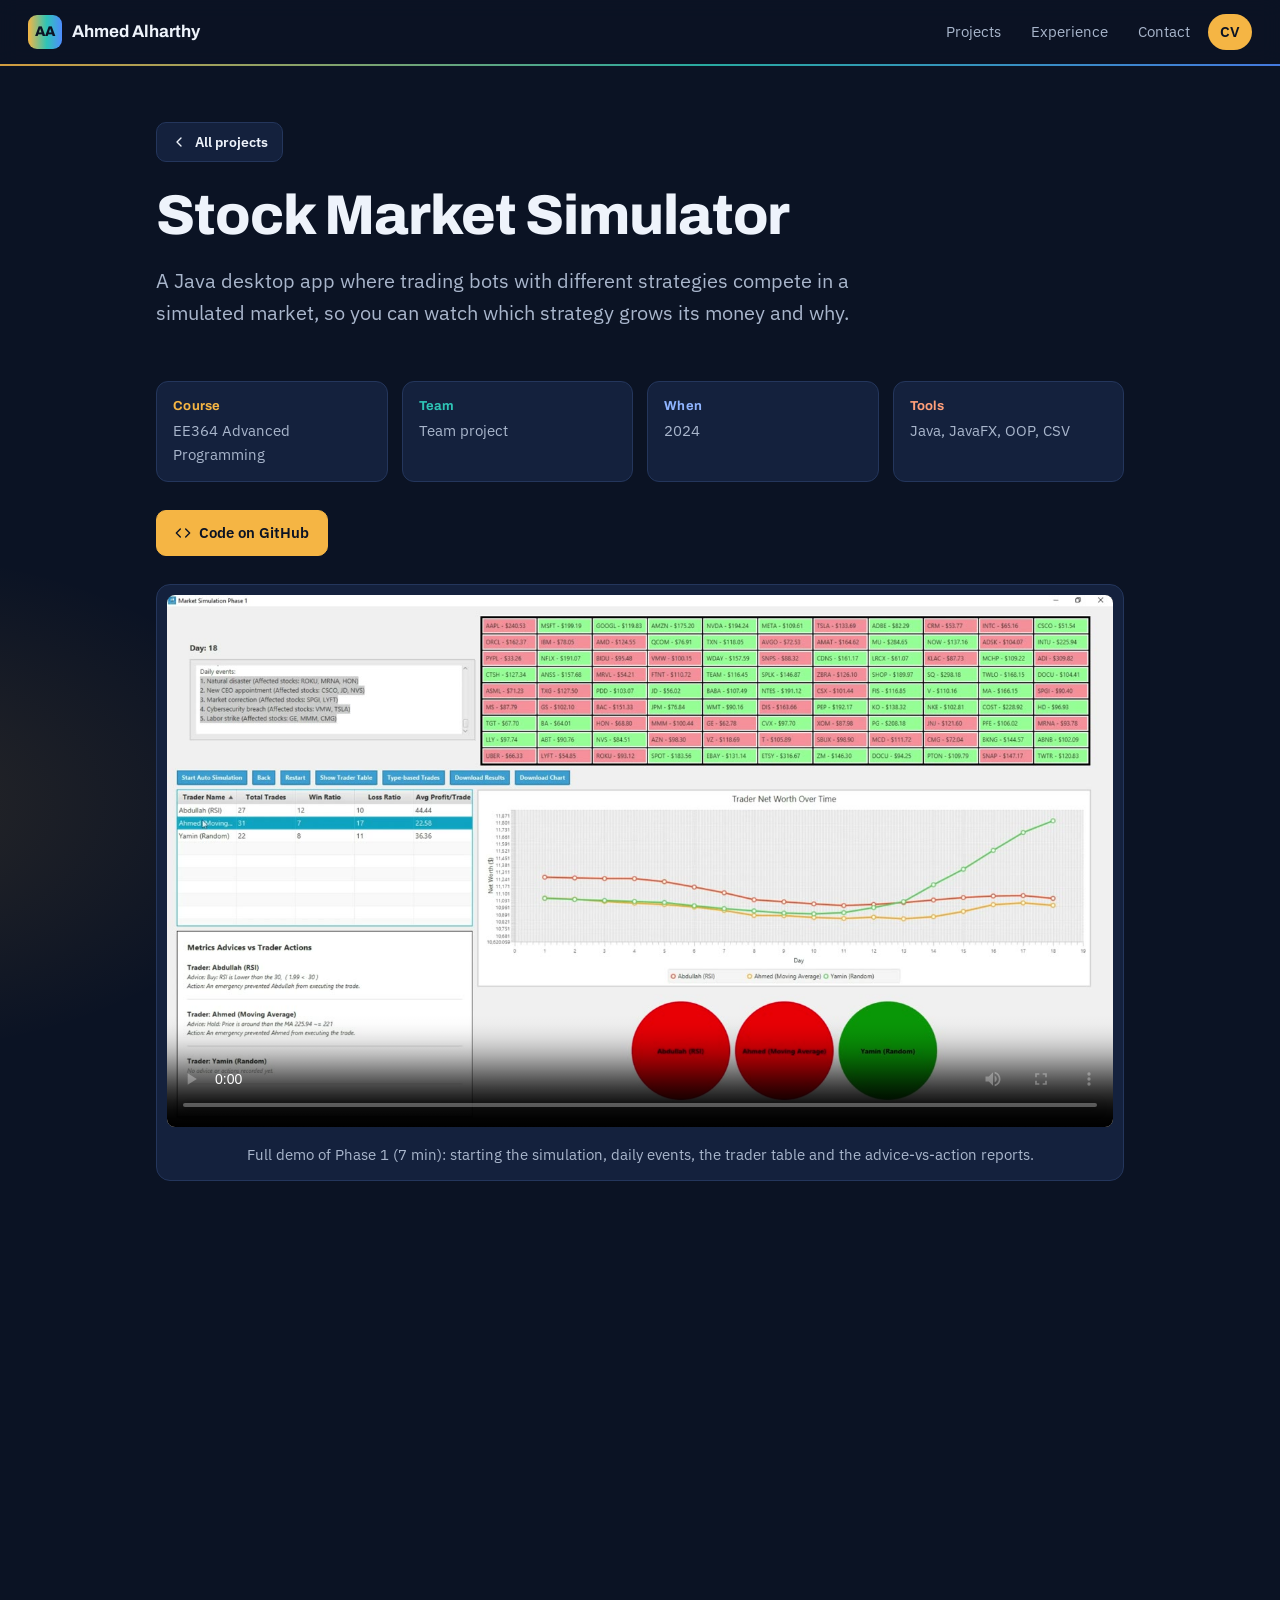
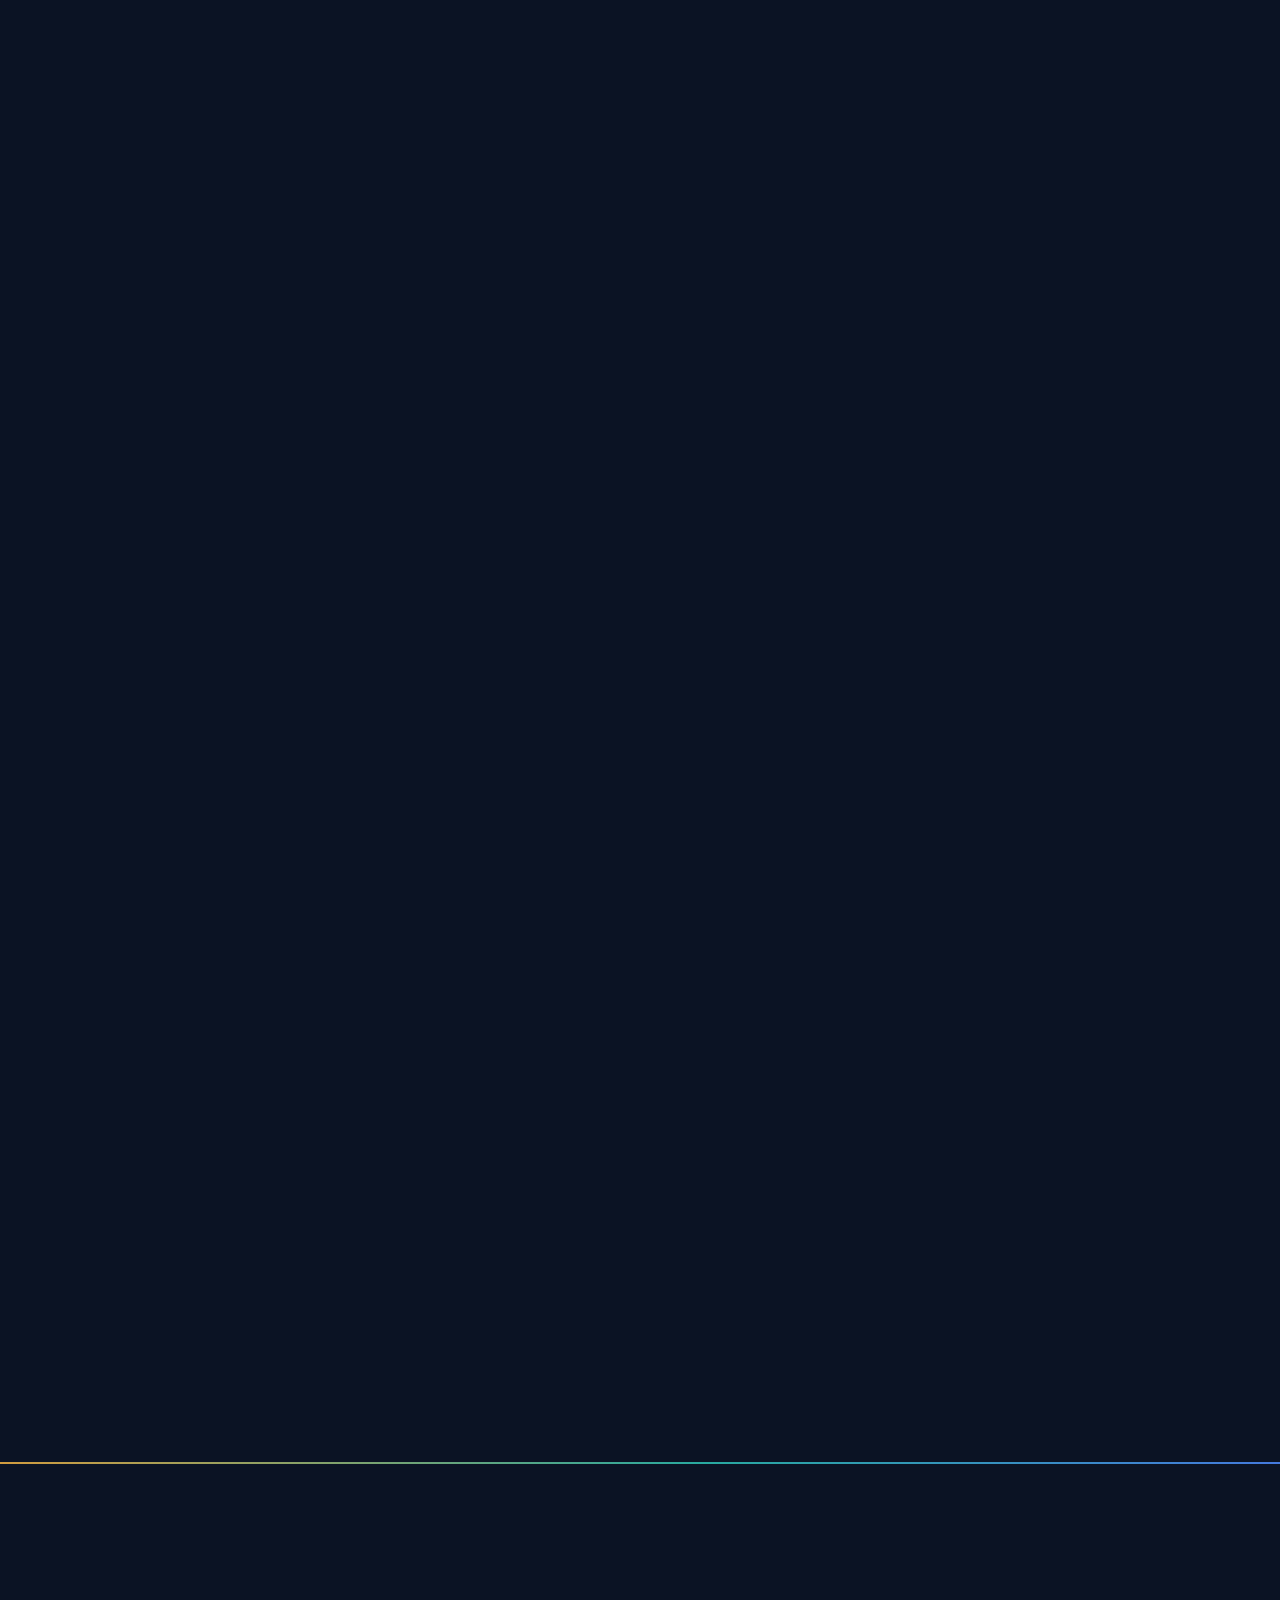
<file: stock-market.html>
<!doctype html>
<html lang="en">
<head>
<meta charset="utf-8">
<meta name="viewport" content="width=device-width, initial-scale=1">
<title>Stock Market Simulator | Ahmed Alharthy</title>
<meta name="description" content="Java and JavaFX stock market simulator where trading bots (random, RSI, moving average and an advanced RSI and momentum bot) compete. EE364 Advanced Programming project, King Abdulaziz University.">
<link rel="preconnect" href="https://fonts.googleapis.com">
<link rel="preconnect" href="https://fonts.gstatic.com" crossorigin>
<link href="https://fonts.googleapis.com/css2?family=Archivo:wght@600;700;800&family=IBM+Plex+Sans:wght@400;600&display=swap" rel="stylesheet">
<link rel="stylesheet" href="assets/style.css">
</head>
<body>

<header class="bar">
  <div class="wrap">
    <a class="me" href="index.html"><span class="mark">AA</span>Ahmed Alharthy</a>
    <nav aria-label="Main">
      <a href="index.html#projects">Projects</a>
      <a href="index.html#experience">Experience</a>
      <a href="index.html#contact">Contact</a>
      <a class="cv" href="assets/Ahmed_Alharthy_CV.pdf">CV</a>
    </nav>
  </div>
  <hr class="divider">
</header>

<main class="wrap case">
  <div class="case-head">
    <a class="btn small back" href="index.html#projects"><svg viewBox="0 0 24 24" fill="none" stroke="currentColor" stroke-width="2" stroke-linecap="round" stroke-linejoin="round" aria-hidden="true"><polyline points="15 18 9 12 15 6"/></svg>All projects</a>
    <h1>Stock Market Simulator</h1>
    <p class="lede">A Java desktop app where trading bots with different strategies compete in a simulated market, so you can watch which strategy grows its money and why.</p>
  </div>

  <div class="meta">
    <div><b>Course</b>EE364 Advanced Programming</div>
    <div><b>Team</b>Team project</div>
    <div><b>When</b>2024</div>
    <div><b>Tools</b>Java, JavaFX, OOP, CSV</div>
  </div>

  <div class="doc-bar">
    <a class="btn primary" href="https://github.com/Abdullah-BS/Stock-Market-Simulator-EE364" target="_blank" rel="noopener"><svg viewBox="0 0 24 24" fill="none" stroke="currentColor" stroke-width="2" stroke-linecap="round" stroke-linejoin="round" aria-hidden="true"><polyline points="16 18 22 12 16 6"/><polyline points="8 6 2 12 8 18"/></svg>Code on GitHub</a>
  </div>

  <figure class="wide" id="video">
    <video controls playsinline preload="metadata" poster="assets/img/sms-dashboard.jpg" width="1280" height="720" style="width:100%;height:auto;border-radius:8px;background:#000">
      <source src="assets/video/stock-market-full.mp4" type="video/mp4">
    </video>
    <figcaption>Full demo of Phase 1 (7 min): starting the simulation, daily events, the trader table and the advice-vs-action reports.</figcaption>
  </figure>

  <div class="prose">
    <h2>The idea</h2>
    <p>Each trader starts with 10,000 in cash and a few stocks. Every simulated day, random market events (loaded from a CSV file) push some stock prices up or down. Each trader then decides to buy, sell or hold based on its own strategy. The app tracks every trade and shows who is winning.</p>
    <ul>
      <li><b>Phase 1.</b> Three traders compete: a <b>Random</b> trader, an <b>RSI</b> trader (buys when RSI is below 30, sells above 70) and a <b>Moving Average</b> trader. To make it realistic, traders sometimes ignore good advice with a "human" excuse, like an internet outage or fear of loss.</li>
      <li><b>Phase 2.</b> An advanced <b>Trading Bot</b> combines RSI and momentum, with a 10% stop-loss and a 35% profit-taking rule, and never makes human mistakes.</li>
    </ul>

    <h2>The dashboard</h2>
    <p>The main screen shows the day counter and that day's events, a live grid of stock prices (green rising, red falling), a table of each trader's trades, win ratio and average profit, and a chart of every trader's net worth over time. The coloured circles show at a glance who is ahead. Results and the chart can be downloaded.</p>
  </div>
  <figure class="wide">
    <img src="assets/img/sms-dashboard.jpg" alt="Simulator dashboard with stock price grid, trader table, net worth chart and trader status circles" width="1400" height="788">
    <figcaption>The Phase 1 dashboard on day 18.</figcaption>
  </figure>

  <figure class="wide">
    <img src="assets/img/sms-advice.jpg" alt="Report comparing each buy and sell advice with the action the RSI trader actually took" width="1135" height="482">
    <figcaption>The advice-vs-action report: what the strategy said to do, and what the trader really did.</figcaption>
  </figure>


  <div class="prose">
    <h2>How the code is organised (UML)</h2>
    <p>The program follows object-oriented design: the interface, the simulation logic, the market data and the traders are separate classes, so each part can be changed without breaking the others.</p>
  </div>
  <figure class="wide narrow">
    <img src="assets/img/uml-overview-gui.jpg" alt="UML diagram of Application, MainAppGUI, MarketSimulator and MainApp" width="1321" height="1217">
    <figcaption>The top of the design: the JavaFX window, the simulation controller and the market.</figcaption>
  </figure>

  <div class="prose">
    <ul>
      <li><b>Application / MainAppGUI.</b> MainAppGUI extends JavaFX's Application class and builds everything you see: the main menu, the Phase 1 and Phase 2 screens, the stock grid, tables, chart, trader circles and the download buttons. A timeline runs one simulated day at a time.</li>
      <li><b>MainApp.</b> The simulation controller. It creates the list of traders for the chosen phase, keeps the day counter and runs each day by asking the market to update and then letting every trader act.</li>
      <li><b>MarketSimulator.</b> Loads the stocks and events from CSV files. Each day it picks 5 events, applies each one to 2 to 3 random stocks, and keeps an event active for 5 to 10 days.</li>
    </ul>
  </div>
  <figure class="wide narrow">
    <img src="assets/img/uml-event-stocks.jpg" alt="UML classes for Event and Stocks" width="1600" height="1080">
    <figcaption>The data classes: an Event has a name and an impact; a Stock has a symbol, company name, current price and price history.</figcaption>
  </figure>

  <figure class="wide narrow">
    <img src="assets/img/uml-trader.jpg" alt="UML class for the abstract Trader" width="972" height="1224">
    <figcaption>Trader: the shared base class for every bot.</figcaption>
  </figure>

  <div class="prose">
    <p><b>Trader</b> is an abstract class that holds everything all traders share: cash, a portfolio of stocks, net-worth history, buy and sell logic, and performance metrics (total trades, wins, losses, average profit). It also stores the advice-vs-action logs and the list of "excuses" used when a trader ignores advice. Each subclass only has to define how it calculates its signal and executes a trade.</p>
  </div>
  <figure class="wide narrow">
    <img src="assets/img/uml-overview-traders.jpg" alt="UML diagram showing Stocks, Trader and the four trader subclasses" width="1215" height="1188">
    <figcaption>Inheritance: four trader types extend the Trader base class.</figcaption>
  </figure>

  <figure class="wide">
    <img src="assets/img/uml-trader-types.jpg" alt="UML for RandomTrader, RSITrader, MovingAverageTrader, TradingBotTrader and the knowledgeableTrader interface" width="1600" height="649">
    <figcaption>The four strategies, and the interface shared by the indicator-based traders.</figcaption>
  </figure>

  <div class="prose">
    <ul>
      <li><b>RandomTrader</b> buys and sells at random, up to 2 trades a day. It is the baseline to beat.</li>
      <li><b>RSITrader</b> and <b>MovingAverageTrader</b> use market indicators (RSI, and a moving average with a 15% threshold). Both implement the <b>knowledgeableTrader</b> interface, which marks them as traders that follow technical advice.</li>
      <li><b>TradingBotTrader</b> (Phase 2) calculates both RSI and moving average, tracks the highest price and purchase time of each stock, and applies the stop-loss and profit-taking rules.</li>
    </ul>
  </div>
  <figure class="wide">
    <img src="assets/img/uml-mainapp.jpg" alt="UML class for MainApp" width="1600" height="838">
    <figcaption>MainApp in detail: traders list, day counter and the simulation methods.</figcaption>
  </figure>


  <div class="case-end">
    <a class="btn" href="https://github.com/Abdullah-BS/Stock-Market-Simulator-EE364" target="_blank" rel="noopener"><svg viewBox="0 0 24 24" fill="none" stroke="currentColor" stroke-width="2" stroke-linecap="round" stroke-linejoin="round" aria-hidden="true"><polyline points="16 18 22 12 16 6"/><polyline points="8 6 2 12 8 18"/></svg>Code on GitHub</a>
    <a class="btn" href="index.html#projects"><svg viewBox="0 0 24 24" fill="none" stroke="currentColor" stroke-width="2" stroke-linecap="round" stroke-linejoin="round" aria-hidden="true"><polyline points="15 18 9 12 15 6"/></svg>All projects</a>
    <a class="btn primary" href="solar-vehicle.html"><svg viewBox="0 0 24 24" fill="none" stroke="currentColor" stroke-width="2" stroke-linecap="round" stroke-linejoin="round" aria-hidden="true"><path d="M14 3H6a2 2 0 0 0-2 2v14a2 2 0 0 0 2 2h12a2 2 0 0 0 2-2V9z"/><polyline points="14 3 14 9 20 9"/></svg>Next project: Autonomous Vehicle</a>
  </div>
</main>

<hr class="divider">
<footer id="contact">
  <div class="wrap">
    <div>
      <h2>Let's talk</h2>
      <p><a href="mailto:ahmedalharthy018@gmail.com">ahmedalharthy018@gmail.com</a> | +966 56 650 6308</p>
    </div>
    <div class="card-actions">
      <a class="btn primary" href="mailto:ahmedalharthy018@gmail.com"><svg viewBox="0 0 24 24" fill="none" stroke="currentColor" stroke-width="2" stroke-linecap="round" stroke-linejoin="round" aria-hidden="true"><rect x="3" y="5" width="18" height="14" rx="2"/><polyline points="3 7 12 13 21 7"/></svg>Email me</a>
      <a class="btn" href="assets/Ahmed_Alharthy_CV.pdf"><svg viewBox="0 0 24 24" fill="none" stroke="currentColor" stroke-width="2" stroke-linecap="round" stroke-linejoin="round" aria-hidden="true"><path d="M12 3v12"/><polyline points="7 10 12 15 17 10"/><path d="M5 21h14"/></svg>CV (PDF)</a>
      <a class="btn" href="https://github.com/Ahmed-018"><svg viewBox="0 0 24 24" fill="none" stroke="currentColor" stroke-width="2" stroke-linecap="round" stroke-linejoin="round" aria-hidden="true"><polyline points="16 18 22 12 16 6"/><polyline points="8 6 2 12 8 18"/></svg>GitHub</a>
    </div>
  </div>
</footer>
<script src="assets/reveal.js" defer></script>
</body>
</html>
</file>
<file: assets/style.css>
/* Ahmed Alharthy portfolio: dark navy with solar amber, teal and blue accents */
:root {
  --bg: #0b1324;
  --bg-2: #101b33;
  --card: #14213d;
  --card-2: #1a2a4b;
  --ink: #eef3fb;
  --ink-soft: #a9b6cc;
  --line: #24365c;
  --amber: #f5b544;
  --teal: #2ec4b6;
  --blue: #4f8cff;
  --grad: linear-gradient(90deg, var(--amber), var(--teal) 55%, var(--blue));
  --radius: 0.875rem;
  --measure: 76ch;
  color-scheme: dark;
}
html { font-size: clamp(16px, 1.1vw, 30px); }
* { box-sizing: border-box; }
html { scroll-behavior: smooth; }
@media (prefers-reduced-motion: reduce) { html { scroll-behavior: auto; } * { transition: none !important; } }
body {
  margin: 0;
  background:
    radial-gradient(56.25rem 31.25rem at 85% -10%, rgba(79, 140, 255, .18), transparent 60%),
    radial-gradient(43.75rem 26.25rem at -10% 10%, rgba(245, 181, 68, .12), transparent 60%),
    var(--bg);
  color: var(--ink);
  font: 1.0625rem/1.6 "IBM Plex Sans", system-ui, sans-serif;
}
h1, h2, h3 { font-family: "Archivo", "IBM Plex Sans", sans-serif; line-height: 1.15; margin: 0; }
a { color: var(--teal); text-underline-offset: 0.1875rem; }
a:hover { color: var(--amber); }
a:focus-visible, .btn:focus-visible { outline: 0.1875rem solid var(--amber); outline-offset: 0.1875rem; border-radius: 0.5rem; }
img, video { max-width: 100%; height: auto; display: block; }
.wrap { max-width: 82.5rem; margin: 0 auto; padding: 0 1.75rem; }

/* gradient divider used between header, sections and footer */
.divider { height: 2px; border: 0; margin: 0; background: var(--grad); opacity: .85; }
.divider.soft { height: 1px; background: linear-gradient(90deg, transparent, var(--line) 15%, var(--line) 85%, transparent); opacity: 1; }

/* top bar */
.bar { position: sticky; top: 0; z-index: 10; background: rgba(11, 19, 36, .82); backdrop-filter: blur(0.625rem); -webkit-backdrop-filter: blur(0.625rem); }
.bar .wrap { display: flex; align-items: center; justify-content: space-between; gap: 1rem; min-height: 4rem; flex-wrap: wrap; }
.bar .me { display: flex; align-items: center; gap: 0.625rem; font-family: "Archivo", sans-serif; font-weight: 700; text-decoration: none; color: var(--ink); }
.mark { display: grid; place-items: center; width: 2.125rem; height: 2.125rem; border-radius: 0.5625rem; background: var(--grad); color: #0b1324; font-weight: 800; font-size: 0.875rem; }
.bar nav { display: flex; gap: 0.375rem; flex-wrap: wrap; font-size: 0.9375rem; }
.bar nav a { color: var(--ink-soft); text-decoration: none; padding: 0.375rem 0.75rem; border-radius: 62.4375rem; }
.bar nav a:hover { color: var(--ink); background: var(--card); }
.bar nav a.cv { color: #0b1324; background: var(--amber); font-weight: 600; }
.bar nav a.cv:hover { background: #ffc965; }

/* buttons and chips */
.btn { display: inline-flex; align-items: center; gap: 0.5rem; padding: 0.625rem 1.125rem; border-radius: 0.625rem; border: 1px solid var(--line); background: var(--card); color: var(--ink); text-decoration: none; font-weight: 600; font-size: 0.9375rem; transition: transform .15s, border-color .15s, background .15s; }
.btn:hover { color: var(--ink); border-color: var(--teal); transform: translateY(-1px); }
.btn.primary { background: var(--amber); border-color: var(--amber); color: #0b1324; }
.btn.primary:hover { background: #ffc965; color: #0b1324; }
.btn.teal { background: rgba(46, 196, 182, .14); border-color: rgba(46, 196, 182, .55); color: #7fe6dc; }
.btn.teal:hover { background: rgba(46, 196, 182, .24); color: #b5f3ec; }
.btn.small { padding: 0.5rem 0.875rem; font-size: 0.875rem; }
.btn svg { width: 1rem; height: 1rem; flex: none; }
.chips { display: flex; flex-wrap: wrap; gap: 0.375rem; margin: 0.625rem 0 0.875rem; padding: 0; list-style: none; }
.chips li { font-size: 0.8125rem; padding: 0.25rem 0.625rem; border-radius: 62.4375rem; background: rgba(79, 140, 255, .12); border: 1px solid rgba(79, 140, 255, .35); color: #b9cfff; }
.chips li.hl { background: rgba(245, 181, 68, .14); border-color: rgba(245, 181, 68, .5); color: #ffd690; }

/* hero */
.hero { display: grid; grid-template-columns: minmax(0, 1fr) minmax(0, 1.25fr); gap: 4rem; align-items: center; padding-top: 4rem; padding-bottom: 3.5rem; }
.hero h1 { font-size: 4.1rem; white-space: nowrap; font-weight: 800; letter-spacing: -0.025em; background: linear-gradient(100deg, #ffffff 30%, #bcd3ff 70%, var(--teal)); -webkit-background-clip: text; background-clip: text; color: transparent; }
.hero .role { font-size: 1.25rem; margin: 1rem 0 1.375rem; color: var(--ink-soft); max-width: 34ch; }
.facts { list-style: none; padding: 0; margin: 0 0 1.75rem; display: grid; grid-template-columns: 1fr 1fr; gap: 0.625rem; }
.facts li { background: var(--card); border: 1px solid var(--line); border-radius: 0.75rem; padding: 0.625rem 0.875rem; font-size: 0.9375rem; line-height: 1.4; }
.facts li b { display: block; font-family: "Archivo", sans-serif; font-size: 1.125rem; color: var(--amber); }
.facts li:nth-child(2) b { color: var(--teal); }
.facts li:nth-child(3) b { color: #8fb4ff; }
.facts li:nth-child(4) b { color: #ff9f7a; }
.actions { display: flex; flex-wrap: wrap; gap: 0.625rem; }
.hero figure { margin: 0; padding: 0.5rem; border-radius: 1.125rem; background: linear-gradient(135deg, rgba(245,181,68,.6), rgba(46,196,182,.5), rgba(79,140,255,.6)); box-shadow: 0 1.875rem 3.75rem -30px rgba(79, 140, 255, .45); }
.hero figure img, .hero-video { border-radius: 0.75rem; width: 100%; height: auto; display: block; background: #000; }
.hero figcaption { display: flex; align-items: center; justify-content: space-between; gap: 0.75rem; flex-wrap: wrap; padding: 0.75rem 0.5rem 0.375rem; margin: 0; color: #0b1324; font-weight: 600; font-size: 1.0625rem; line-height: 1.35; }
.hero figcaption .watch { display: inline-flex; align-items: center; gap: 0.5rem; padding: 0.5625rem 1rem; border-radius: 0.625rem; background: #0b1324; color: #fff; text-decoration: none; font-size: 0.9375rem; font-weight: 600; white-space: nowrap; transition: transform .15s, background .15s; }
.hero figcaption .watch svg { width: 0.875rem; height: 0.875rem; color: var(--amber); }
.hero figcaption .watch:hover { background: #17264a; color: #fff; transform: translateY(-1px); }
figcaption { font-size: 0.875rem; color: var(--ink-soft); margin-top: 0.5rem; }

/* sections */
section { padding: 4rem 0 5.5rem; }
.sec-head { display: flex; align-items: end; justify-content: space-between; gap: 1rem; margin-bottom: 1.875rem; flex-wrap: wrap; }
.sec-head h2 { font-size: 2.125rem; }
.sec-head h2::after { content: ""; display: block; width: 3.5rem; height: 0.25rem; border-radius: 0.25rem; background: var(--grad); margin-top: 0.75rem; }
.sec-head p { margin: 0; color: var(--ink-soft); max-width: 46ch; }
.card { background: linear-gradient(180deg, var(--card-2), var(--card)); border: 1px solid var(--line); border-radius: var(--radius); }

/* projects */
.featured { display: grid; grid-template-columns: minmax(0, 1.1fr) minmax(0, 1fr); gap: 2.25rem; align-items: center; padding: 1.75rem; position: relative; overflow: hidden; }
.featured::before { content: ""; position: absolute; inset: 0 0 auto 0; height: 0.1875rem; background: var(--grad); }
.featured .shot { display: block; min-width: 0; }
.featured .shot img { border-radius: 0.625rem; background: #fff; width: 100%; height: auto; }
.badge { display: inline-block; font-size: 0.8125rem; font-weight: 600; padding: 0.25rem 0.625rem; border-radius: 62.4375rem; background: rgba(245, 181, 68, .16); color: var(--amber); margin-bottom: 0.625rem; }
.featured h3 { font-size: 1.75rem; }
.featured p { color: var(--ink-soft); margin: 0 0 0.375rem; }
.results { list-style: none; padding: 0; margin: 1.125rem 0 1.375rem; display: grid; gap: 0.5rem; }
.results li { display: flex; gap: 0.75rem; align-items: baseline; padding: 0.625rem 0.875rem; border-radius: 0.625rem; background: rgba(46, 196, 182, .08); border: 1px solid rgba(46, 196, 182, .25); }
.results li b { font-family: "Archivo", sans-serif; color: var(--teal); min-width: 4.2em; white-space: nowrap; }
.card-actions { display: flex; flex-wrap: wrap; gap: 0.625rem; }

.grid3 { display: grid; grid-template-columns: repeat(3, minmax(0, 1fr)); gap: 1.25rem; margin-top: 1.375rem; }
.proj { padding: 1.375rem; display: flex; flex-direction: column; transition: transform .15s, border-color .15s; }
.proj:hover { transform: translateY(-3px); border-color: #34508a; }
.proj .icon { width: 2.625rem; height: 2.625rem; border-radius: 0.6875rem; display: grid; place-items: center; margin-bottom: 0.875rem; }
.proj .icon svg { width: 1.375rem; height: 1.375rem; }
.i-amber { background: rgba(245, 181, 68, .15); color: var(--amber); }
.i-teal { background: rgba(46, 196, 182, .15); color: var(--teal); }
.i-blue { background: rgba(79, 140, 255, .15); color: #8fb4ff; }
.proj h3 { font-size: 1.25rem; }
.proj p { color: var(--ink-soft); margin: 0 0 1.125rem; font-size: 0.9688rem; flex: 1; }
.proj .note { font-size: 0.875rem; color: var(--ink-soft); font-style: italic; }

/* experience */
.job { display: grid; grid-template-columns: 14.375rem 1fr; gap: 2rem; padding: 1.75rem; position: relative; }
.job::before { content: ""; position: absolute; left: 0; top: 1.5rem; bottom: 1.5rem; width: 0.25rem; border-radius: 0 0.25rem 0.25rem 0; background: linear-gradient(180deg, var(--amber), var(--teal)); }
.job .when { color: var(--ink-soft); font-size: 0.9375rem; }
.job .when b { display: block; color: var(--ink); font-size: 1rem; }
.live { display: inline-flex; align-items: center; gap: 0.375rem; margin-top: 0.625rem; font-size: 0.8125rem; font-weight: 600; color: var(--teal); background: rgba(46,196,182,.12); padding: 0.1875rem 0.625rem; border-radius: 62.4375rem; }
.live::before { content: ""; width: 0.4375rem; height: 0.4375rem; border-radius: 50%; background: var(--teal); }
.job h3 { font-size: 1.375rem; }
.job .org { color: var(--ink-soft); margin: 0.25rem 0 0.875rem; font-size: 0.9375rem; }
.job ul { padding-left: 1.25rem; margin: 0; max-width: var(--measure); }
.job li { margin-bottom: 0.5rem; }
.job li::marker { color: var(--amber); }

/* info and skills cards */
.cols { display: grid; grid-template-columns: repeat(3, 1fr); gap: 1.25rem; }
.cols.auto { grid-template-columns: repeat(3, 1fr); }
.info { padding: 1.375rem; }
.info h3 { font-size: 1.125rem; margin-bottom: 0.625rem; display: flex; align-items: center; gap: 0.625rem; }
.info h3 .dot { width: 0.625rem; height: 0.625rem; border-radius: 0.1875rem; background: var(--amber); }
.info:nth-child(3n+2) h3 .dot { background: var(--teal); }
.info:nth-child(3n) h3 .dot { background: var(--blue); }
.info p { margin: 0 0 0.375rem; color: var(--ink-soft); }
.info p b { color: var(--ink); }
.info ul { padding-left: 1.125rem; margin: 0; color: var(--ink-soft); }
.info li { margin-bottom: 0.375rem; }
.info .chips { margin: 0.25rem 0 0; }

/* footer */
footer { padding: 3rem 0 3.5rem; }
footer .wrap { display: flex; justify-content: space-between; align-items: center; gap: 1.5rem; flex-wrap: wrap; }
footer h2 { font-size: 1.625rem; margin-bottom: 0.375rem; }
footer p { margin: 0; color: var(--ink-soft); }

/* case study pages */
.case-head { padding: 3.5rem 0 1.5rem; }
.back { display: inline-flex; margin-bottom: 1.375rem; }
.case-head h1 { font-size: clamp(2.125rem, 5vw, 3.5rem); font-weight: 800; letter-spacing: -0.02em; max-width: 20ch; }
.case-head .lede { font-size: 1.25rem; color: var(--ink-soft); max-width: 60ch; margin: 1rem 0 0; }
.meta { display: grid; grid-template-columns: repeat(4, 1fr); gap: 0.875rem; margin: 1.75rem 0; font-size: 0.9375rem; }
.meta > div { background: var(--card); border: 1px solid var(--line); border-radius: 0.75rem; padding: 0.875rem 1rem; color: var(--ink-soft); }
.meta b { display: block; font-family: "Archivo", sans-serif; color: var(--amber); font-size: 0.8125rem; letter-spacing: .02em; margin-bottom: 2px; }
.meta > div:nth-child(2) b { color: var(--teal); }
.meta > div:nth-child(3) b { color: #8fb4ff; }
.meta > div:nth-child(4) b { color: #ff9f7a; }
.prose { max-width: var(--measure); }
.prose h2 { font-size: 1.75rem; margin: 3rem 0 0.875rem; }
.prose h2::after { content: ""; display: block; width: 2.75rem; height: 0.1875rem; border-radius: 0.1875rem; background: var(--grad); margin-top: 0.625rem; }
.prose p, .prose li { margin: 0 0 0.75rem; color: #d3dcea; }
.prose li::marker { color: var(--teal); }
.prose b { color: var(--ink); }
.wide { margin: 1.75rem 0; padding: 0.625rem; background: var(--card); border: 1px solid var(--line); border-radius: var(--radius); }
.wide img { border-radius: 0.5rem; background: #fff; }
.wide figcaption, .pair figcaption { padding: 0.5rem 0.25rem 0.15rem; text-align: center; font-size: 0.9375rem; }
.pair { display: grid; grid-template-columns: minmax(0, 1fr) minmax(0, 1fr); gap: 1.25rem; margin: 1.75rem 0; }
.pair figure { margin: 0; padding: 0.625rem; background: var(--card); border: 1px solid var(--line); border-radius: var(--radius); }
.pair img { border-radius: 0.5rem; }
.table-scroll { overflow-x: auto; border: 1px solid var(--line); border-radius: var(--radius); margin: 0.75rem 0 1.5rem; }
table { border-collapse: collapse; width: 100%; font-size: 0.9375rem; }
th, td { text-align: left; padding: 0.75rem 0.875rem; border-bottom: 1px solid var(--line); vertical-align: top; }
tr:last-child td { border-bottom: 0; }
th { font-family: "Archivo", sans-serif; background: var(--card-2); color: var(--ink); }
td { background: var(--card); color: #d3dcea; }
.pass { color: #5fe0a0; font-weight: 600; }
.fail { color: #ff8a7a; font-weight: 600; }
.case-end { display: flex; flex-wrap: wrap; gap: 0.625rem; margin: 2.25rem 0 3.5rem; }

@media (max-width: 900px) {
  .grid3, .cols.auto { grid-template-columns: 1fr 1fr; }
}
@media (max-width: 760px) {
  .hero, .featured, .job, .cols, .cols.auto, .pair, .grid3 { grid-template-columns: 1fr; gap: 1.25rem; }
  .hero { padding-top: 2.25rem; }
  .featured, .job { padding: 1.25rem; }
  .facts { grid-template-columns: 1fr 1fr; }
  .meta { grid-template-columns: 1fr 1fr; }
  .bar { position: static; }
  .bar .wrap { display: grid; grid-template-columns: minmax(0, 1fr); gap: 0.25rem; padding-top: 0.625rem; }
  .bar nav { min-width: 0; flex-wrap: nowrap; overflow-x: auto; padding-bottom: 0.5rem; }
  .bar nav a { white-space: nowrap; }
  .hero h1 { font-size: 2.3rem; }
}

/* scroll reveal (only when JS is running; content stays visible without it) */
.reveal-on .reveal { opacity: 0; transform: translateY(2rem); transition: opacity .7s cubic-bezier(.2,.7,.2,1), transform .7s cubic-bezier(.2,.7,.2,1); will-change: opacity, transform; }
.reveal-on .reveal.above { transform: translateY(-32px); }
.reveal-on .reveal.in { opacity: 1; transform: none; }
@media (prefers-reduced-motion: reduce) {
  .reveal-on .reveal { opacity: 1; transform: none; transition: none; }
}

/* "next section" hint: sits in the section's bottom padding (takes no extra space)
   and fades away once the next section scrolls into view */
section { position: relative; }
.next-wrap { position: absolute; left: 0; right: 0; bottom: 1rem; display: flex; justify-content: center; pointer-events: none; }
.wrap.next-wrap { position: relative; bottom: auto; margin-top: -3.4rem; height: 3.4rem; align-items: flex-start; }
.next-link { pointer-events: auto; display: inline-flex; flex-direction: column; align-items: center; gap: 0.1rem; color: var(--ink-soft); text-decoration: none; font-size: 0.875rem; font-weight: 600; letter-spacing: .02em; transition: opacity .45s ease, transform .45s ease, color .2s; }
.next-link svg { width: 1.5rem; height: 1.5rem; color: var(--teal); animation: nudge 1.6s ease-in-out infinite; }
.next-link:hover, .next-link:hover svg { color: var(--amber); }
.next-link.gone { opacity: 0; transform: translateY(0.6rem); pointer-events: none; }
@keyframes nudge { 0%, 100% { transform: translateY(0); } 50% { transform: translateY(0.3rem); } }
@media (prefers-reduced-motion: reduce) { .next-link svg { animation: none; } }

/* case study pages: centred reading column, images fill their cards */
.wrap.case { max-width: 64rem; }
.wide img, .pair img { width: 100%; height: auto; }
.wide video { width: 100%; }
.doc-bar { display: flex; flex-wrap: wrap; gap: 10px; margin: 0 0 1.75rem; }

/* project card with a video preview: video and text take turns; hover/focus shows both */
.swap { position: relative; flex: 1; display: grid; margin: 0 0 1.125rem; min-height: 9.5rem; }
.swap > * { grid-area: 1 / 1; }
.swap-video { width: 100%; height: 100%; min-height: 9.5rem; object-fit: cover; object-position: center 40%; border-radius: 10px; border: 1px solid var(--line); background: #000; animation: swapA 12s infinite; }
.swap-text { margin: 0; align-self: center; color: var(--ink-soft); font-size: 0.97rem; animation: swapB 12s infinite; }
.proj .swap-text { flex: none; margin: 0; }
@keyframes swapA { 0%, 42% { opacity: 1; } 50%, 92% { opacity: 0; } 100% { opacity: 1; } }
@keyframes swapB { 0%, 42% { opacity: 0; } 50%, 92% { opacity: 1; } 100% { opacity: 0; } }
.proj.has-preview { position: relative; transition: transform .3s ease, box-shadow .3s ease, border-color .3s; }
.proj.has-preview.open { z-index: 6; transform: scale(1.04); border-color: rgba(46,196,182,.6); box-shadow: 0 1.5rem 3rem -1rem rgba(0,0,0,.7); }
.proj.has-preview.open .swap { display: flex; flex-direction: column; gap: 0.75rem; min-height: 0; }
.proj.has-preview.open .swap-video { height: 12.5rem; min-height: 0; animation: fadeIn .35s ease both; }
.proj.has-preview.open .swap-text { animation: fadeIn .35s ease both; }
@keyframes fadeIn { from { opacity: 0; } to { opacity: 1; } }
@media (prefers-reduced-motion: reduce) {
  .swap-video { animation: none; opacity: 0; }
  .swap-text { animation: none; opacity: 1; }
}
.wide.narrow { max-width: 44rem; margin-left: auto; margin-right: auto; }
</file>
